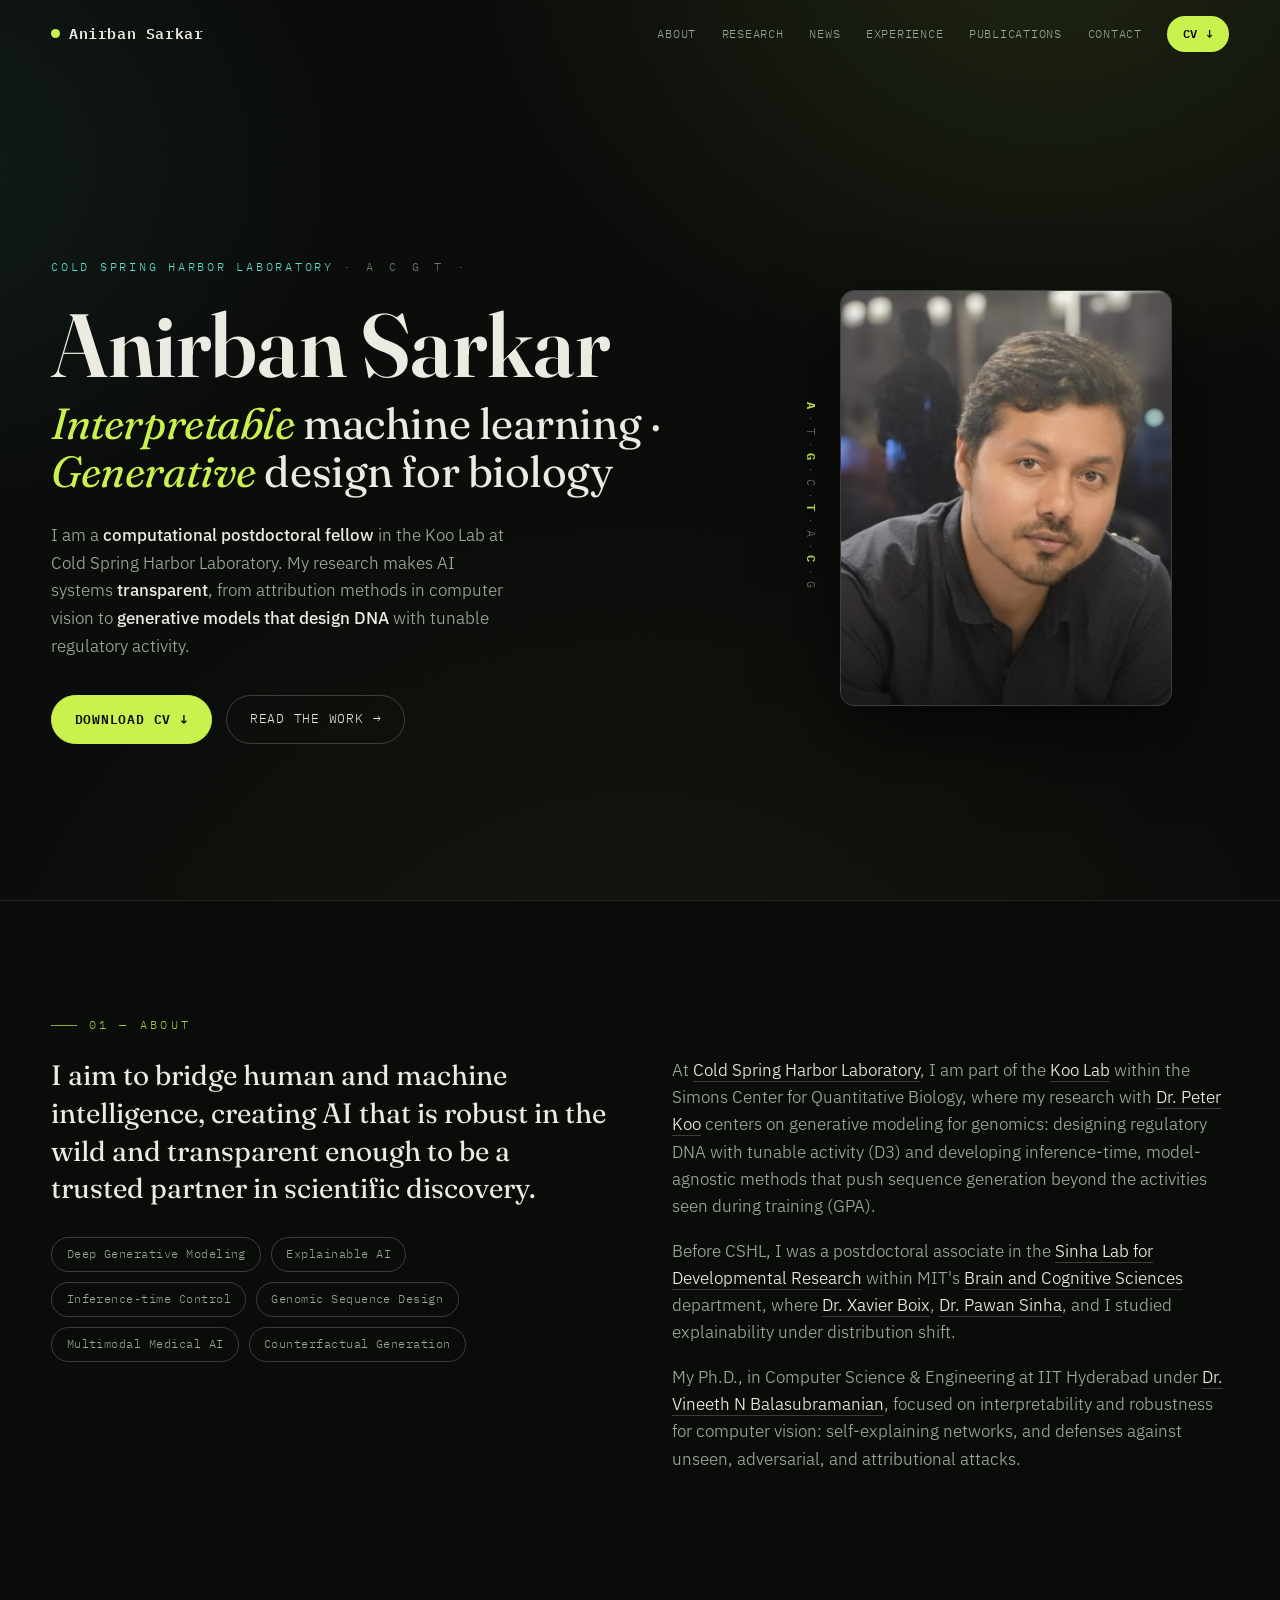
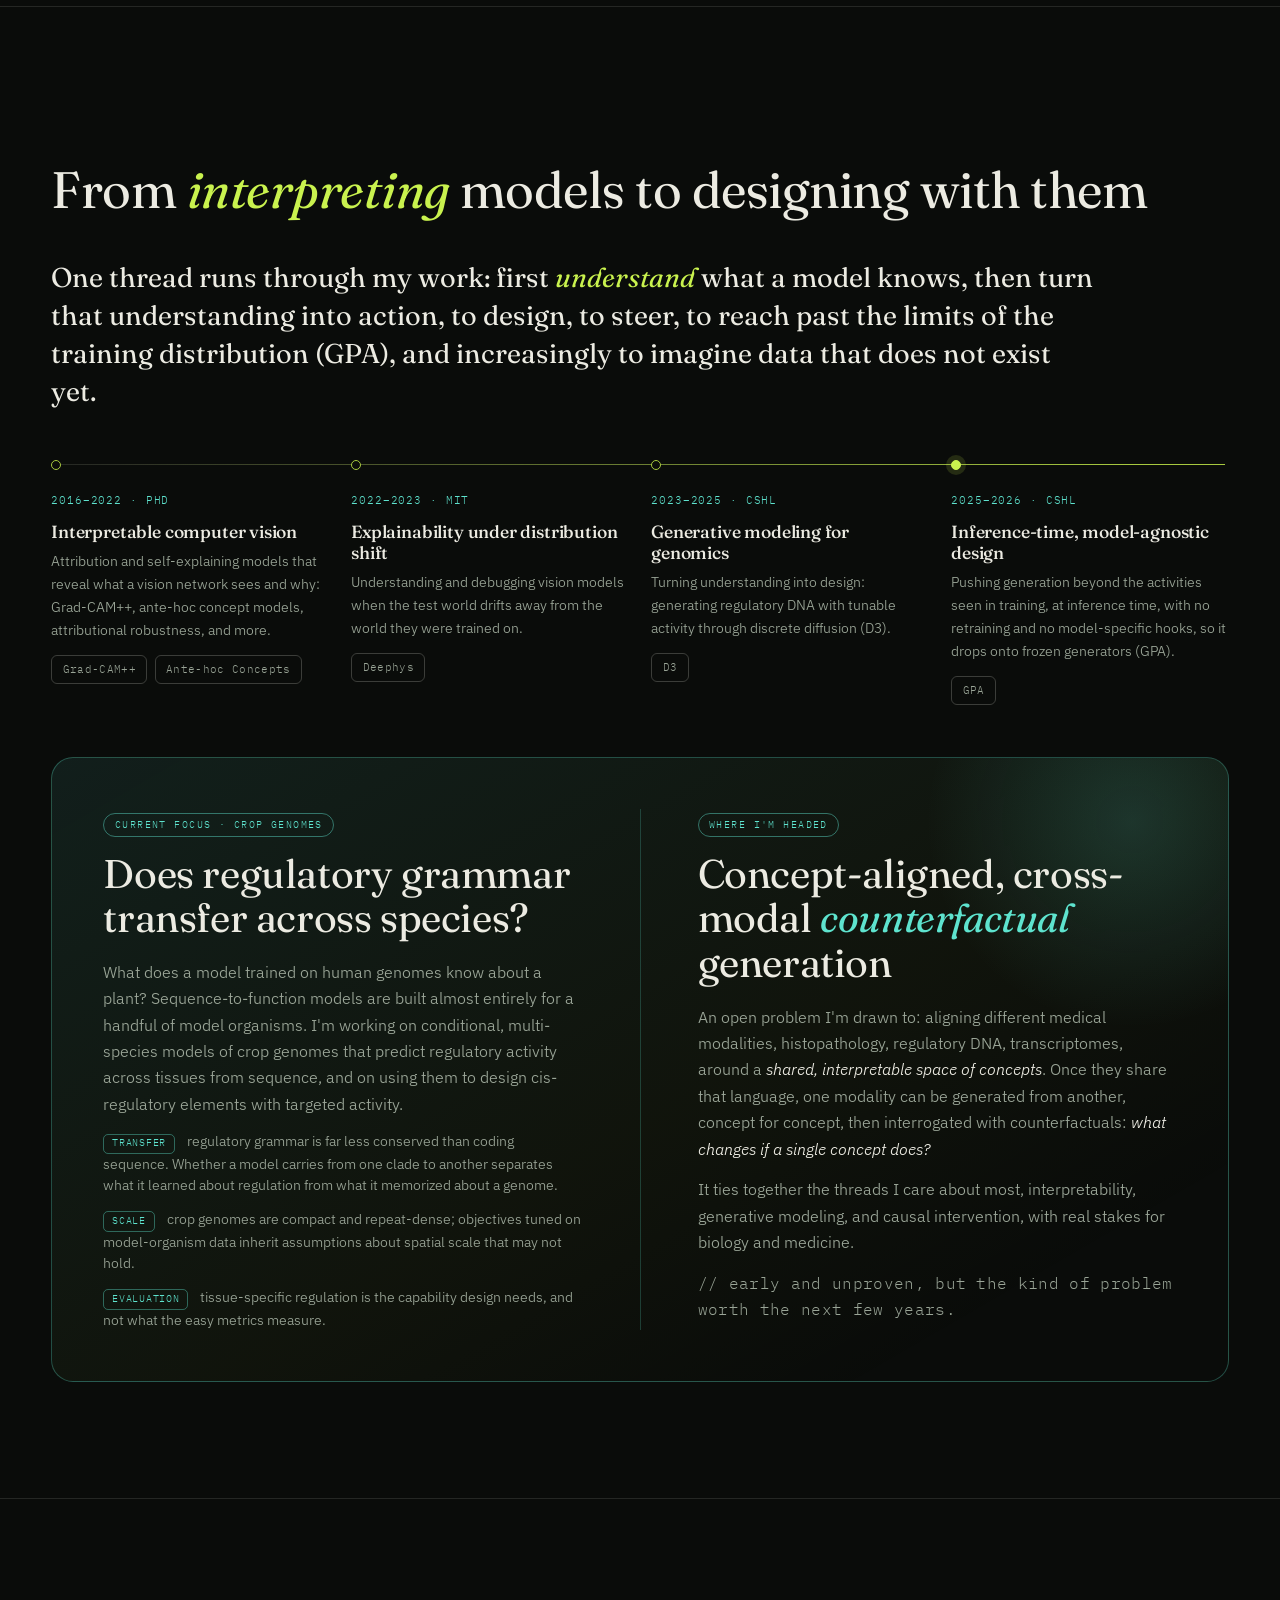
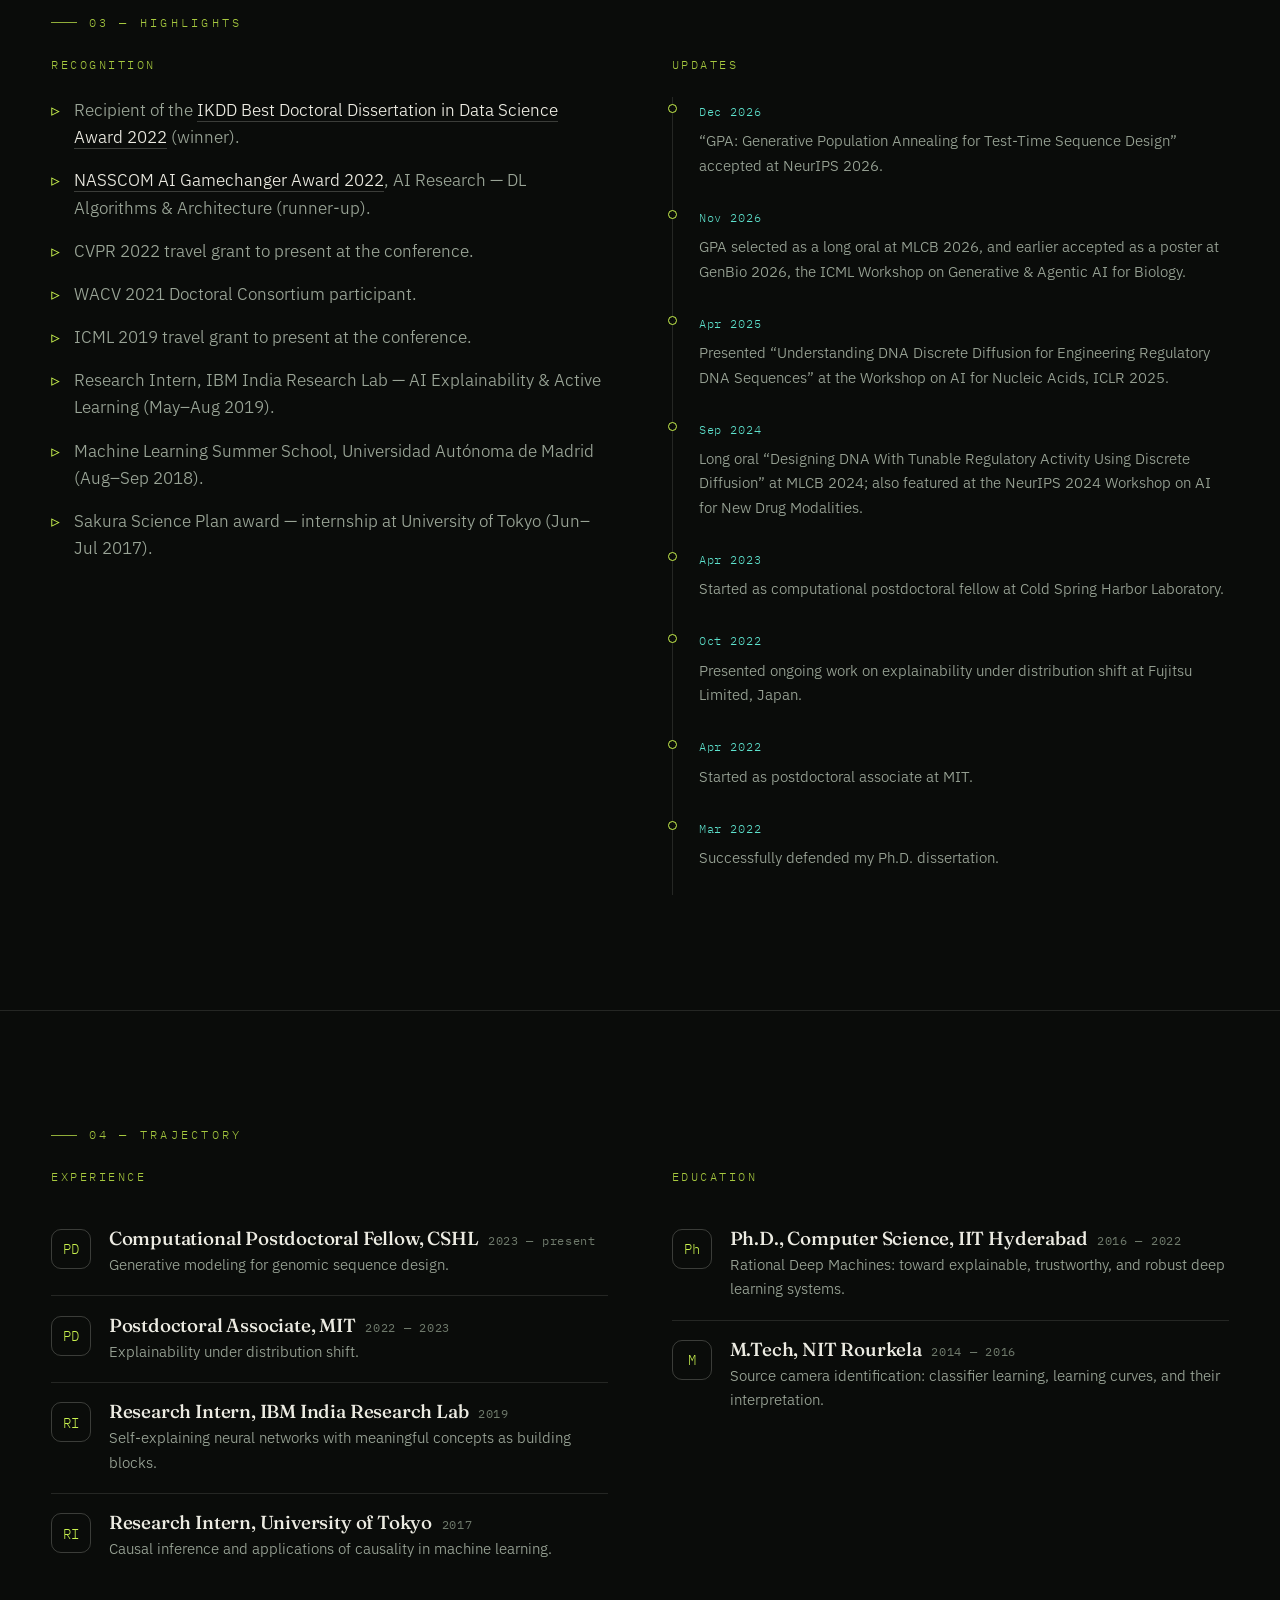
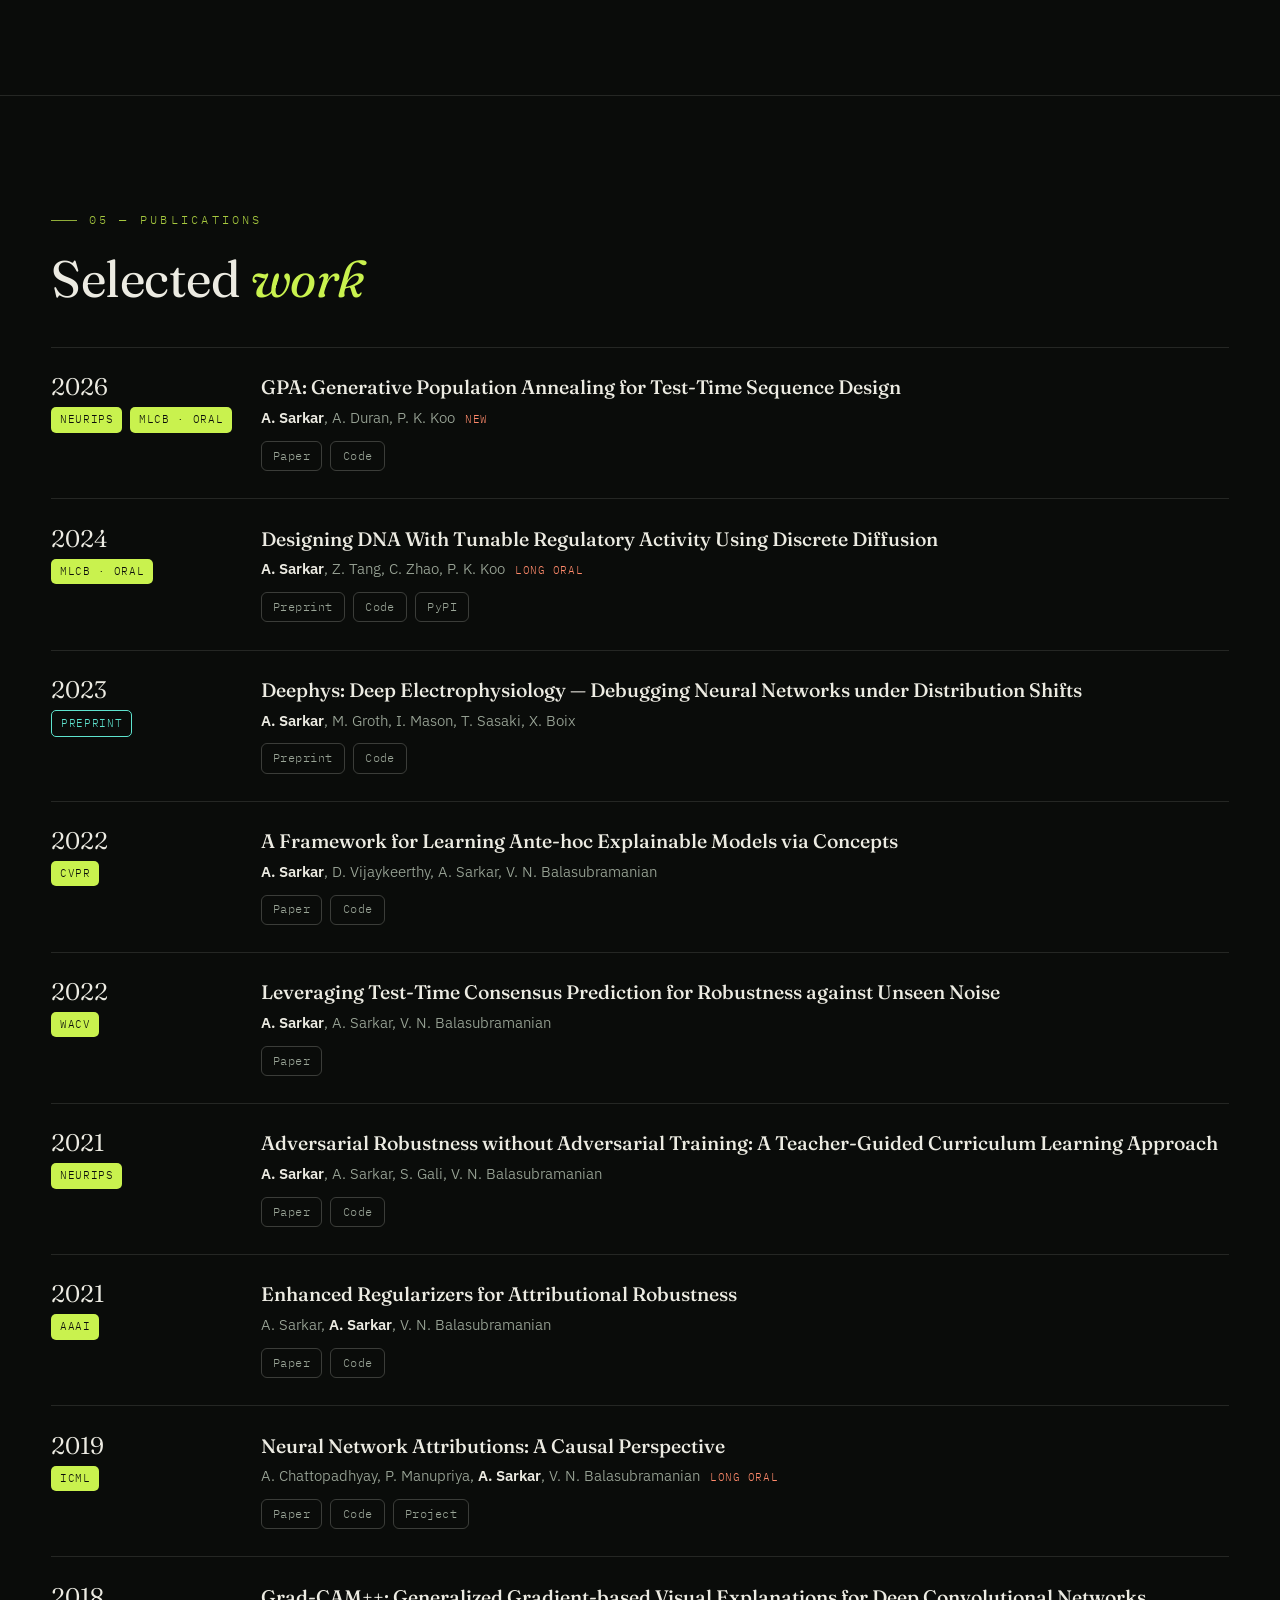
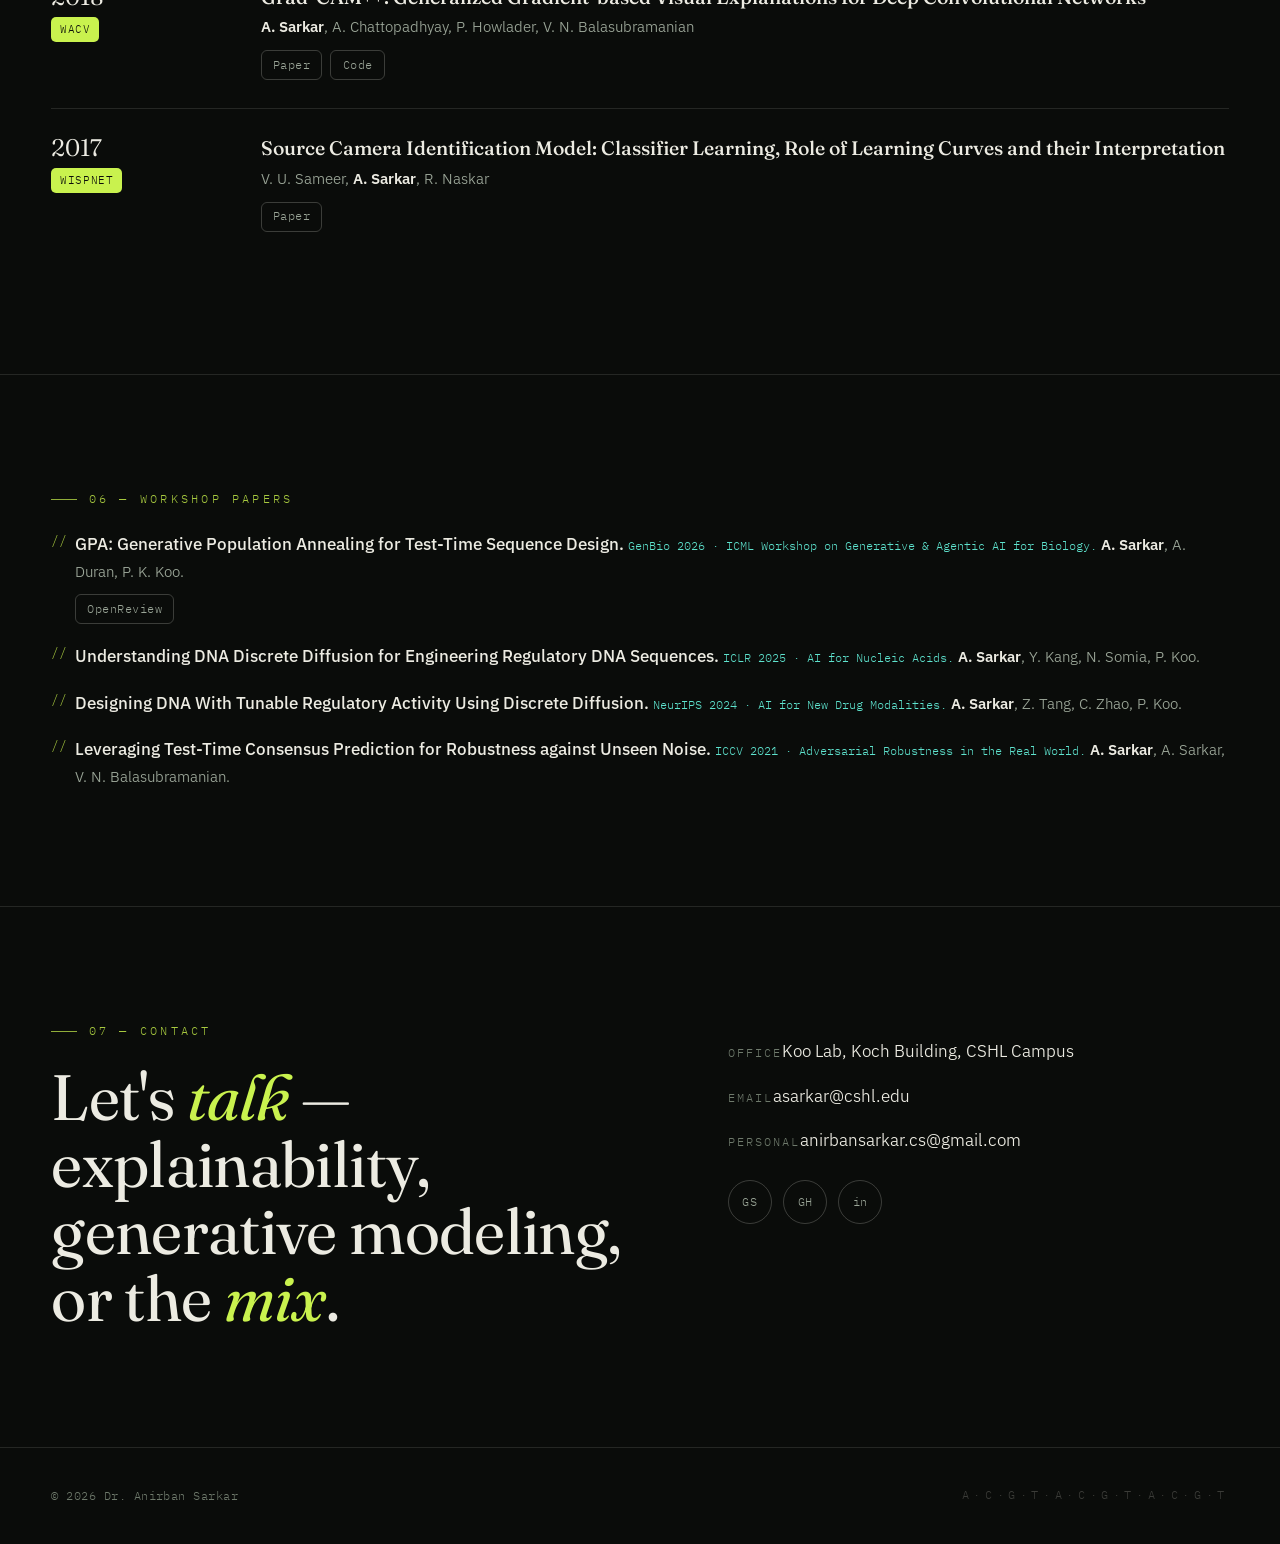
<file: index.html>
<!DOCTYPE html>
<html lang="en">
<head>
<meta charset="UTF-8">
<meta name="viewport" content="width=device-width, initial-scale=1">
<title>Anirban Sarkar — Interpretable ML & Generative Design · CSHL</title>

<meta name="description" content="Anirban Sarkar is a computational postdoctoral fellow at Cold Spring Harbor Laboratory (Koo Lab) working on interpretable deep learning and generative models for genomic sequence design.">
<meta name="keywords" content="Anirban Sarkar, interpretable AI, explainable AI, genomics, deep learning, discrete diffusion, DNA sequence design, Cold Spring Harbor Laboratory, Koo Lab">
<meta name="author" content="Anirban Sarkar">

<!-- Open Graph / social cards -->
<meta property="og:type" content="website">
<meta property="og:title" content="Anirban Sarkar — Interpretable ML & Generative Design">
<meta property="og:description" content="Computational postdoctoral fellow at Cold Spring Harbor Laboratory. Interpretable deep learning and generative models for genomic sequence design.">
<meta property="og:image" content="https://anirbansarkar-cs.github.io/images/headshot.jpg">
<meta property="og:url" content="https://anirbansarkar-cs.github.io/">
<meta name="twitter:card" content="summary_large_image">

<link rel="icon" href="data:image/svg+xml,%3Csvg xmlns='http://www.w3.org/2000/svg' viewBox='0 0 32 32'%3E%3Crect width='32' height='32' rx='7' fill='%230a0c0a'/%3E%3Ctext x='16' y='22' font-family='monospace' font-size='15' font-weight='700' fill='%23c9f24e' text-anchor='middle'%3EAS%3C/text%3E%3C/svg%3E">

<link rel="preconnect" href="https://fonts.googleapis.com">
<link rel="preconnect" href="https://fonts.gstatic.com" crossorigin>
<link href="https://fonts.googleapis.com/css2?family=Fraunces:ital,opsz,wght@0,9..144,400;0,9..144,500;1,9..144,400&family=IBM+Plex+Mono:wght@400;500;600&family=IBM+Plex+Sans:wght@300;400;500;600&display=swap" rel="stylesheet">

<script>document.documentElement.classList.add('js');</script>
<link rel="stylesheet" href="css/site.css?v=20261002b">

<!-- Structured data for search / Scholar -->
<script type="application/ld+json">
{
  "@context": "https://schema.org",
  "@type": "Person",
  "name": "Anirban Sarkar",
  "jobTitle": "Computational Postdoctoral Fellow",
  "affiliation": { "@type": "Organization", "name": "Cold Spring Harbor Laboratory" },
  "url": "https://anirbansarkar-cs.github.io/",
  "email": "mailto:asarkar@cshl.edu",
  "sameAs": [
    "https://scholar.google.com/citations?user=YYIjsG4AAAAJ",
    "https://github.com/anirbansarkar-cs",
    "https://www.linkedin.com/in/anirbanmca2007"
  ]
}
</script>
</head>

<body>

<!-- ===================================================== NAV -->
<nav class="nav" id="nav">
  <a href="#home" class="brand"><span class="dot"></span>Anirban&nbsp;Sarkar</a>
  <button class="nav-toggle" id="navToggle" aria-label="Toggle menu">MENU</button>
  <div class="nav-links" id="navLinks">
    <a href="#about">About</a>
    <a href="#research">Research</a>
    <a href="#feed">News</a>
    <a href="#experience">Experience</a>
    <a href="#publications">Publications</a>
    <a href="#contact">Contact</a>
    <a href="assets/CV_Anirban_Sarkar.pdf?v=20260826" class="cv" target="_blank" rel="noopener">CV ↓</a>
  </div>
</nav>

<!-- ===================================================== HERO -->
<header id="home" class="hero">
  <div class="wrap hero-grid">
    <div>
      <span class="tag reveal">Cold Spring Harbor Laboratory <span class="seq">· A C G T ·</span></span>
      <h1 class="reveal" data-d="1">
        <span class="name">Anirban Sarkar</span>
        <em>Interpretable</em> machine learning · <em>Generative</em> design for biology
      </h1>
      <p class="lead reveal" data-d="2">
        I am a <strong>computational postdoctoral fellow</strong> in the Koo Lab at Cold Spring
        Harbor Laboratory. My research makes AI systems <strong>transparent</strong>, from
        attribution methods in computer vision to <strong>generative models that design DNA</strong>
        with tunable regulatory activity.
      </p>
      <div class="hero-cta reveal" data-d="3">
        <a href="assets/CV_Anirban_Sarkar.pdf?v=20260826" class="btn btn-primary" target="_blank" rel="noopener">Download CV ↓</a>
        <a href="#publications" class="btn btn-ghost">Read the work →</a>
      </div>
    </div>
    <div class="portrait-wrap reveal" data-d="2">
      <span class="helix"><b>A</b>·T·<b>G</b>·C·<b>T</b>·A·<b>C</b>·G</span>
      <div class="portrait">
        <span class="portrait-frame"></span>
        <img src="images/headshot.jpg" alt="Portrait of Anirban Sarkar">
      </div>
    </div>
  </div>
</header>

<!-- ===================================================== ABOUT -->
<section id="about" class="divider">
  <div class="wrap">
    <p class="eyebrow reveal">01 — About</p>
    <div class="about-grid">
      <div class="reveal" data-d="1">
        <p class="about-lead">
          I aim to bridge human and machine intelligence, creating AI that is robust in the wild
          and transparent enough to be a trusted partner in scientific discovery.
        </p>
        <div class="interests">
          <span class="chip">Deep Generative Modeling</span>
          <span class="chip">Explainable AI</span>
          <span class="chip">Inference-time Control</span>
          <span class="chip">Genomic Sequence Design</span>
          <span class="chip">Multimodal Medical AI</span>
          <span class="chip">Counterfactual Generation</span>
        </div>
      </div>
      <div class="about-body reveal" data-d="2">
        <p>
          At <a href="https://www.cshl.edu/">Cold Spring Harbor Laboratory</a>, I am part of the
          <a href="http://koolab.cshl.edu/">Koo Lab</a> within the Simons Center for Quantitative
          Biology, where my research with <a href="https://www.cshl.edu/research/faculty-staff/peter-koo/">Dr. Peter Koo</a>
          centers on generative modeling for genomics: designing regulatory DNA with tunable activity
          (D3) and developing inference-time, model-agnostic methods that push sequence generation
          beyond the activities seen during training (GPA).
        </p>
        <p>
          Before CSHL, I was a postdoctoral associate in the <a href="https://www.sinhalab.mit.edu/">Sinha Lab
          for Developmental Research</a> within MIT's <a href="https://bcs.mit.edu/">Brain and Cognitive
          Sciences</a> department, where <a href="http://web.mit.edu/xboix/www/index.html">Dr. Xavier Boix</a>,
          <a href="https://bcs.mit.edu/directory/pawan-sinha">Dr. Pawan Sinha</a>, and I studied
          explainability under distribution shift.
        </p>
        <p>
          My Ph.D., in Computer Science &amp; Engineering at IIT Hyderabad under
          <a href="https://people.iith.ac.in/vineethnb/">Dr. Vineeth N Balasubramanian</a>, focused on
          interpretability and robustness for computer vision: self-explaining networks, and defenses
          against unseen, adversarial, and attributional attacks.
        </p>
      </div>
    </div>
  </div>
</section>

<!-- ===================================================== RESEARCH -->
<section id="research" class="divider">
  <div class="wrap">
    <p class="eyebrow reveal">02 — Research</p>
    <h2 class="sec-title reveal">From <em>interpreting</em> models to designing with them</h2>
    <p class="research-intro reveal" data-d="1">
      One thread runs through my work: first <em>understand</em> what a model knows, then turn that
      understanding into action, to design, to steer, to reach past the limits of the training
      distribution (GPA), and increasingly to imagine data that does not exist yet.
    </p>

    <ol class="journey reveal" data-d="2">
      <li class="step">
        <span class="step-when">2016–2022 · PhD</span>
        <h3>Interpretable computer vision</h3>
        <p>Attribution and self-explaining models that reveal what a vision network sees and why:
          Grad-CAM++, ante-hoc concept models, attributional robustness, and more.</p>
        <div class="rlinks">
          <a href="https://ieeexplore.ieee.org/abstract/document/8354201/" target="_blank" rel="noopener">Grad-CAM++</a>
          <a href="https://openaccess.thecvf.com/content/CVPR2022/html/Sarkar_A_Framework_for_Learning_Ante-Hoc_Explainable_Models_via_Concepts_CVPR_2022_paper.html" target="_blank" rel="noopener">Ante-hoc Concepts</a>
        </div>
      </li>
      <li class="step">
        <span class="step-when">2022–2023 · MIT</span>
        <h3>Explainability under distribution shift</h3>
        <p>Understanding and debugging vision models when the test world drifts away from the
          world they were trained on.</p>
        <div class="rlinks">
          <a href="https://arxiv.org/abs/2303.11912" target="_blank" rel="noopener">Deephys</a>
        </div>
      </li>
      <li class="step">
        <span class="step-when">2023–2025 · CSHL</span>
        <h3>Generative modeling for genomics</h3>
        <p>Turning understanding into design: generating regulatory DNA with tunable activity
          through discrete diffusion (D3).</p>
        <div class="rlinks">
          <a href="https://www.biorxiv.org/content/10.1101/2024.05.23.595630v3" target="_blank" rel="noopener">D3</a>
        </div>
      </li>
      <li class="step step-current">
        <span class="step-when">2025–2026 · CSHL</span>
        <h3>Inference-time, model-agnostic design</h3>
        <p>Pushing generation beyond the activities seen in training, at inference time, with no
          retraining and no model-specific hooks, so it drops onto frozen generators (GPA).</p>
        <div class="rlinks">
          <a href="https://openreview.net/forum?id=WKYqn2amHI" target="_blank" rel="noopener">GPA</a>
        </div>
      </li>
    </ol>

    <div class="vision reveal" data-d="2">
      <aside class="vision-side">
        <span class="side-label">Current focus · Crop genomes</span>
        <h4>Does regulatory grammar transfer across species?</h4>
        <p>What does a model trained on human genomes know about a plant? Sequence-to-function models
          are built almost entirely for a handful of model organisms. I'm working on conditional, multi-species
          models of crop genomes that predict regulatory activity across tissues from sequence, and on
          using them to design cis-regulatory elements with targeted activity.</p>
        <ul class="side-list">
          <li><span>Transfer</span> regulatory grammar is far less conserved than coding sequence.
            Whether a model carries from one clade to another separates what it learned about
            regulation from what it memorized about a genome.</li>
          <li><span>Scale</span> crop genomes are compact and repeat-dense; objectives tuned on
            model-organism data inherit assumptions about spatial scale that may not hold.</li>
          <li><span>Evaluation</span> tissue-specific regulation is the capability design needs, and
            not what the easy metrics measure.</li>
        </ul>
      </aside>
      <div class="vision-main">
        <span class="emerging">Where I'm headed</span>
        <h3>Concept-aligned, cross-modal <em>counterfactual</em> generation</h3>
        <p>An open problem I'm drawn to: aligning different medical modalities, histopathology,
          regulatory DNA, transcriptomes, around a <em>shared, interpretable space of concepts</em>.
          Once they share that language, one modality can be generated from another, concept for
          concept, then interrogated with counterfactuals: <em>what changes if a single concept does?</em></p>
        <p>It ties together the threads I care about most, interpretability, generative modeling,
          and causal intervention, with real stakes for biology and medicine.</p>
        <p class="vision-note">// early and unproven, but the kind of problem worth the next few years.</p>
      </div>
    </div>
  </div>
</section>

<!-- ===================================================== NEWS + UPDATES -->
<section id="feed" class="divider">
  <div class="wrap">
    <p class="eyebrow reveal">03 — Highlights</p>
    <div class="feed-grid">
      <div class="reveal" data-d="1">
        <p class="card-h">Recognition</p>
        <ul class="news-list">
          <li>Recipient of the <a href="https://ikdd.acm.org/awards-2022.php">IKDD Best Doctoral Dissertation in Data Science Award 2022</a> (winner).</li>
          <li><a href="https://nasscom.in/ai-gamechangers/">NASSCOM AI Gamechanger Award 2022</a>, AI Research — DL Algorithms &amp; Architecture (runner-up).</li>
          <li>CVPR 2022 travel grant to present at the conference.</li>
          <li>WACV 2021 Doctoral Consortium participant.</li>
          <li>ICML 2019 travel grant to present at the conference.</li>
          <li>Research Intern, IBM India Research Lab — AI Explainability &amp; Active Learning (May–Aug 2019).</li>
          <li>Machine Learning Summer School, Universidad Autónoma de Madrid (Aug–Sep 2018).</li>
          <li>Sakura Science Plan award — internship at University of Tokyo (Jun–Jul 2017).</li>
        </ul>
      </div>
      <div class="reveal" data-d="2">
        <p class="card-h">Updates</p>
        <ul class="timeline">
          <li><span class="when">Dec 2026</span><p>“GPA: Generative Population Annealing for Test-Time Sequence Design” accepted at NeurIPS 2026.</p></li>
          <li><span class="when">Nov 2026</span><p>GPA selected as a long oral at MLCB 2026, and earlier accepted as a poster at GenBio 2026, the ICML Workshop on Generative &amp; Agentic AI for Biology.</p></li>
          <li><span class="when">Apr 2025</span><p>Presented “Understanding DNA Discrete Diffusion for Engineering Regulatory DNA Sequences” at the Workshop on AI for Nucleic Acids, ICLR 2025.</p></li>
          <li><span class="when">Sep 2024</span><p>Long oral “Designing DNA With Tunable Regulatory Activity Using Discrete Diffusion” at MLCB 2024; also featured at the NeurIPS 2024 Workshop on AI for New Drug Modalities.</p></li>
          <li><span class="when">Apr 2023</span><p>Started as computational postdoctoral fellow at Cold Spring Harbor Laboratory.</p></li>
          <li><span class="when">Oct 2022</span><p>Presented ongoing work on explainability under distribution shift at Fujitsu Limited, Japan.</p></li>
          <li><span class="when">Apr 2022</span><p>Started as postdoctoral associate at MIT.</p></li>
          <li><span class="when">Mar 2022</span><p>Successfully defended my Ph.D. dissertation.</p></li>
        </ul>
      </div>
    </div>
  </div>
</section>

<!-- ===================================================== EXPERIENCE + EDUCATION -->
<section id="experience" class="divider">
  <div class="wrap">
    <p class="eyebrow reveal">04 — Trajectory</p>
    <div class="xp-grid">
      <div class="reveal" data-d="1">
        <p class="card-h">Experience</p>
        <div class="role"><div class="ico">PD</div><div>
          <h3>Computational Postdoctoral Fellow, CSHL <span>2023 — present</span></h3>
          <p>Generative modeling for genomic sequence design.</p></div></div>
        <div class="role"><div class="ico">PD</div><div>
          <h3>Postdoctoral Associate, MIT <span>2022 — 2023</span></h3>
          <p>Explainability under distribution shift.</p></div></div>
        <div class="role"><div class="ico">RI</div><div>
          <h3>Research Intern, IBM India Research Lab <span>2019</span></h3>
          <p>Self-explaining neural networks with meaningful concepts as building blocks.</p></div></div>
        <div class="role"><div class="ico">RI</div><div>
          <h3>Research Intern, University of Tokyo <span>2017</span></h3>
          <p>Causal inference and applications of causality in machine learning.</p></div></div>
      </div>
      <div class="reveal" data-d="2">
        <p class="card-h">Education</p>
        <div class="role"><div class="ico">Ph</div><div>
          <h3>Ph.D., Computer Science, IIT Hyderabad <span>2016 — 2022</span></h3>
          <p>Rational Deep Machines: toward explainable, trustworthy, and robust deep learning systems.</p></div></div>
        <div class="role"><div class="ico">M</div><div>
          <h3>M.Tech, NIT Rourkela <span>2014 — 2016</span></h3>
          <p>Source camera identification: classifier learning, learning curves, and their interpretation.</p></div></div>
      </div>
    </div>
  </div>
</section>

<!-- ===================================================== PUBLICATIONS -->
<section id="publications" class="divider">
  <div class="wrap">
    <p class="eyebrow reveal">05 — Publications</p>
    <h2 class="sec-title reveal">Selected <em>work</em></h2>
    <ul class="pub-list">

      <li class="pub reveal">
        <div class="pub-meta"><span class="pub-year">2026</span><span class="venue-row"><span class="venue">NeurIPS</span><span class="venue">MLCB · Oral</span></span></div>
        <div>
          <p class="pub-title">GPA: Generative Population Annealing for Test-Time Sequence Design</p>
          <p class="pub-authors"><span class="me">A. Sarkar</span>, A. Duran, P. K. Koo <span class="pub-tag">new</span></p>
          <div class="pub-links">
            <a href="https://openreview.net/forum?id=WKYqn2amHI" target="_blank" rel="noopener">Paper</a>
            <a href="https://github.com/anirbansarkar-cs/gpa-paper-release" target="_blank" rel="noopener">Code</a>
          </div>
        </div>
      </li>

      <li class="pub reveal">
        <div class="pub-meta"><span class="pub-year">2024</span><span class="venue">MLCB · Oral</span></div>
        <div>
          <p class="pub-title">Designing DNA With Tunable Regulatory Activity Using Discrete Diffusion</p>
          <p class="pub-authors"><span class="me">A. Sarkar</span>, Z. Tang, C. Zhao, P. K. Koo <span class="pub-tag">long oral</span></p>
          <div class="pub-links">
            <a href="https://www.biorxiv.org/content/10.1101/2024.05.23.595630v3" target="_blank" rel="noopener">Preprint</a>
            <a href="https://github.com/anirbansarkar-cs/D3-DNA-Discrete-Diffusion" target="_blank" rel="noopener">Code</a>
            <a href="https://pypi.org/project/d3-dna/" target="_blank" rel="noopener">PyPI</a>
          </div>
        </div>
      </li>

      <li class="pub reveal">
        <div class="pub-meta"><span class="pub-year">2023</span><span class="venue alt">Preprint</span></div>
        <div>
          <p class="pub-title">Deephys: Deep Electrophysiology — Debugging Neural Networks under Distribution Shifts</p>
          <p class="pub-authors"><span class="me">A. Sarkar</span>, M. Groth, I. Mason, T. Sasaki, X. Boix</p>
          <div class="pub-links">
            <a href="https://arxiv.org/abs/2303.11912" target="_blank" rel="noopener">Preprint</a>
            <a href="https://github.com/mjgroth/deephys-aio" target="_blank" rel="noopener">Code</a>
          </div>
        </div>
      </li>

      <li class="pub reveal">
        <div class="pub-meta"><span class="pub-year">2022</span><span class="venue">CVPR</span></div>
        <div>
          <p class="pub-title">A Framework for Learning Ante-hoc Explainable Models via Concepts</p>
          <p class="pub-authors"><span class="me">A. Sarkar</span>, D. Vijaykeerthy, A. Sarkar, V. N. Balasubramanian</p>
          <div class="pub-links">
            <a href="https://openaccess.thecvf.com/content/CVPR2022/html/Sarkar_A_Framework_for_Learning_Ante-Hoc_Explainable_Models_via_Concepts_CVPR_2022_paper.html" target="_blank" rel="noopener">Paper</a>
            <a href="https://github.com/anirbansarkar-cs/Ante-hoc_Explainability_Concepts" target="_blank" rel="noopener">Code</a>
          </div>
        </div>
      </li>

      <li class="pub reveal">
        <div class="pub-meta"><span class="pub-year">2022</span><span class="venue">WACV</span></div>
        <div>
          <p class="pub-title">Leveraging Test-Time Consensus Prediction for Robustness against Unseen Noise</p>
          <p class="pub-authors"><span class="me">A. Sarkar</span>, A. Sarkar, V. N. Balasubramanian</p>
          <div class="pub-links">
            <a href="https://openaccess.thecvf.com/content/WACV2022/html/Sarkar_Leveraging_Test-Time_Consensus_Prediction_for_Robustness_Against_Unseen_Noise_WACV_2022_paper.html" target="_blank" rel="noopener">Paper</a>
          </div>
        </div>
      </li>

      <li class="pub reveal">
        <div class="pub-meta"><span class="pub-year">2021</span><span class="venue">NeurIPS</span></div>
        <div>
          <p class="pub-title">Adversarial Robustness without Adversarial Training: A Teacher-Guided Curriculum Learning Approach</p>
          <p class="pub-authors"><span class="me">A. Sarkar</span>, A. Sarkar, S. Gali, V. N. Balasubramanian</p>
          <div class="pub-links">
            <a href="https://proceedings.neurips.cc/paper/2021/hash/6a971e08a01e6676d0f1a6e0dacbbd67-Abstract.html" target="_blank" rel="noopener">Paper</a>
            <a href="https://github.com/sowgali/Get-Fooled-for-the-Right-Reason" target="_blank" rel="noopener">Code</a>
          </div>
        </div>
      </li>

      <li class="pub reveal">
        <div class="pub-meta"><span class="pub-year">2021</span><span class="venue">AAAI</span></div>
        <div>
          <p class="pub-title">Enhanced Regularizers for Attributional Robustness</p>
          <p class="pub-authors">A. Sarkar, <span class="me">A. Sarkar</span>, V. N. Balasubramanian</p>
          <div class="pub-links">
            <a href="https://ojs.aaai.org/index.php/AAAI/article/view/16355" target="_blank" rel="noopener">Paper</a>
            <a href="https://github.com/anirbansarkar-cs/Enhanced_regularizers_attributional_robustness" target="_blank" rel="noopener">Code</a>
          </div>
        </div>
      </li>

      <li class="pub reveal">
        <div class="pub-meta"><span class="pub-year">2019</span><span class="venue">ICML</span></div>
        <div>
          <p class="pub-title">Neural Network Attributions: A Causal Perspective</p>
          <p class="pub-authors">A. Chattopadhyay, P. Manupriya, <span class="me">A. Sarkar</span>, V. N. Balasubramanian <span class="pub-tag">long oral</span></p>
          <div class="pub-links">
            <a href="https://proceedings.mlr.press/v97/chattopadhyay19a.html" target="_blank" rel="noopener">Paper</a>
            <a href="https://github.com/Piyushi-0/ACE" target="_blank" rel="noopener">Code</a>
            <a href="https://piyushi-0.github.io/ACE/" target="_blank" rel="noopener">Project</a>
          </div>
        </div>
      </li>

      <li class="pub reveal">
        <div class="pub-meta"><span class="pub-year">2018</span><span class="venue">WACV</span></div>
        <div>
          <p class="pub-title">Grad-CAM++: Generalized Gradient-based Visual Explanations for Deep Convolutional Networks</p>
          <p class="pub-authors"><span class="me">A. Sarkar</span>, A. Chattopadhyay, P. Howlader, V. N. Balasubramanian</p>
          <div class="pub-links">
            <a href="https://ieeexplore.ieee.org/abstract/document/8354201/" target="_blank" rel="noopener">Paper</a>
            <a href="https://github.com/anirbansarkar-cs/Grad_CAM_plus_plus" target="_blank" rel="noopener">Code</a>
          </div>
        </div>
      </li>

      <li class="pub reveal">
        <div class="pub-meta"><span class="pub-year">2017</span><span class="venue">WiSPNET</span></div>
        <div>
          <p class="pub-title">Source Camera Identification Model: Classifier Learning, Role of Learning Curves and their Interpretation</p>
          <p class="pub-authors">V. U. Sameer, <span class="me">A. Sarkar</span>, R. Naskar</p>
          <div class="pub-links">
            <a href="https://ieeexplore.ieee.org/abstract/document/8300246/" target="_blank" rel="noopener">Paper</a>
          </div>
        </div>
      </li>

    </ul>
  </div>
</section>

<!-- ===================================================== WORKSHOPS -->
<section id="workshops" class="divider">
  <div class="wrap">
    <p class="eyebrow reveal">06 — Workshop Papers</p>
    <ul class="ws-list reveal" data-d="1">
      <li><span class="t">GPA: Generative Population Annealing for Test-Time Sequence Design.</span>
        <span class="v">GenBio 2026 · ICML Workshop on Generative &amp; Agentic AI for Biology.</span>
        <span class="pub-authors"><span class="me">A. Sarkar</span>, A. Duran, P. K. Koo.</span>
        <span class="pub-links"><a href="https://openreview.net/forum?id=4JTkToC9Ox" target="_blank" rel="noopener">OpenReview</a></span></li>
      <li><span class="t">Understanding DNA Discrete Diffusion for Engineering Regulatory DNA Sequences.</span>
        <span class="v">ICLR 2025 · AI for Nucleic Acids.</span>
        <span class="pub-authors"><span class="me">A. Sarkar</span>, Y. Kang, N. Somia, P. Koo.</span></li>
      <li><span class="t">Designing DNA With Tunable Regulatory Activity Using Discrete Diffusion.</span>
        <span class="v">NeurIPS 2024 · AI for New Drug Modalities.</span>
        <span class="pub-authors"><span class="me">A. Sarkar</span>, Z. Tang, C. Zhao, P. Koo.</span></li>
      <li><span class="t">Leveraging Test-Time Consensus Prediction for Robustness against Unseen Noise.</span>
        <span class="v">ICCV 2021 · Adversarial Robustness in the Real World.</span>
        <span class="pub-authors"><span class="me">A. Sarkar</span>, A. Sarkar, V. N. Balasubramanian.</span></li>
    </ul>
  </div>
</section>

<!-- ===================================================== CONTACT -->
<section id="contact" class="divider">
  <div class="wrap contact-grid">
    <div class="reveal">
      <p class="eyebrow">07 — Contact</p>
      <h2 class="contact-h">Let's <em>talk</em> — explainability,<br>generative modeling, or the <em>mix</em>.</h2>
    </div>
    <div class="reveal" data-d="1">
      <ul class="contact-list">
        <li><span class="k">Office</span><span class="v">Koo Lab, Koch Building, CSHL Campus</span></li>
        <li><span class="k">Email</span><span class="v"><a href="mailto:asarkar@cshl.edu">asarkar@cshl.edu</a></span></li>
        <li><span class="k">Personal</span><span class="v"><a href="mailto:anirbansarkar.cs@gmail.com">anirbansarkar.cs@gmail.com</a></span></li>
      </ul>
      <div class="socials">
        <a href="https://scholar.google.com/citations?user=YYIjsG4AAAAJ" target="_blank" rel="noopener" title="Google Scholar">GS</a>
        <a href="https://github.com/anirbansarkar-cs" target="_blank" rel="noopener" title="GitHub">GH</a>
        <a href="https://www.linkedin.com/in/anirbanmca2007" target="_blank" rel="noopener" title="LinkedIn">in</a>
      </div>
    </div>
  </div>
</section>

<!-- ===================================================== FOOTER -->
<footer>
  <span class="c">© 2026 Dr. Anirban Sarkar</span>
  <span class="seq">A·C·G·T·A·C·G·T·A·C·G·T</span>
</footer>

<script>
  // nav background on scroll
  const nav = document.getElementById('nav');
  const onScroll = () => nav.classList.toggle('scrolled', window.scrollY > 24);
  onScroll(); window.addEventListener('scroll', onScroll, { passive: true });

  // mobile menu
  const toggle = document.getElementById('navToggle');
  const links = document.getElementById('navLinks');
  toggle.addEventListener('click', () => links.classList.toggle('open'));
  links.addEventListener('click', e => { if (e.target.tagName === 'A') links.classList.remove('open'); });

  // staggered reveal on scroll
  const io = new IntersectionObserver((entries) => {
    entries.forEach(en => { if (en.isIntersecting) { en.target.classList.add('in'); io.unobserve(en.target); } });
  }, { threshold: 0.12, rootMargin: '0px 0px -8% 0px' });
  document.querySelectorAll('.reveal').forEach(el => io.observe(el));
  // reveal hero immediately
  window.addEventListener('load', () => {
    document.querySelectorAll('.hero .reveal').forEach(el => el.classList.add('in'));
  });
</script>

</body>
</html>
</file>
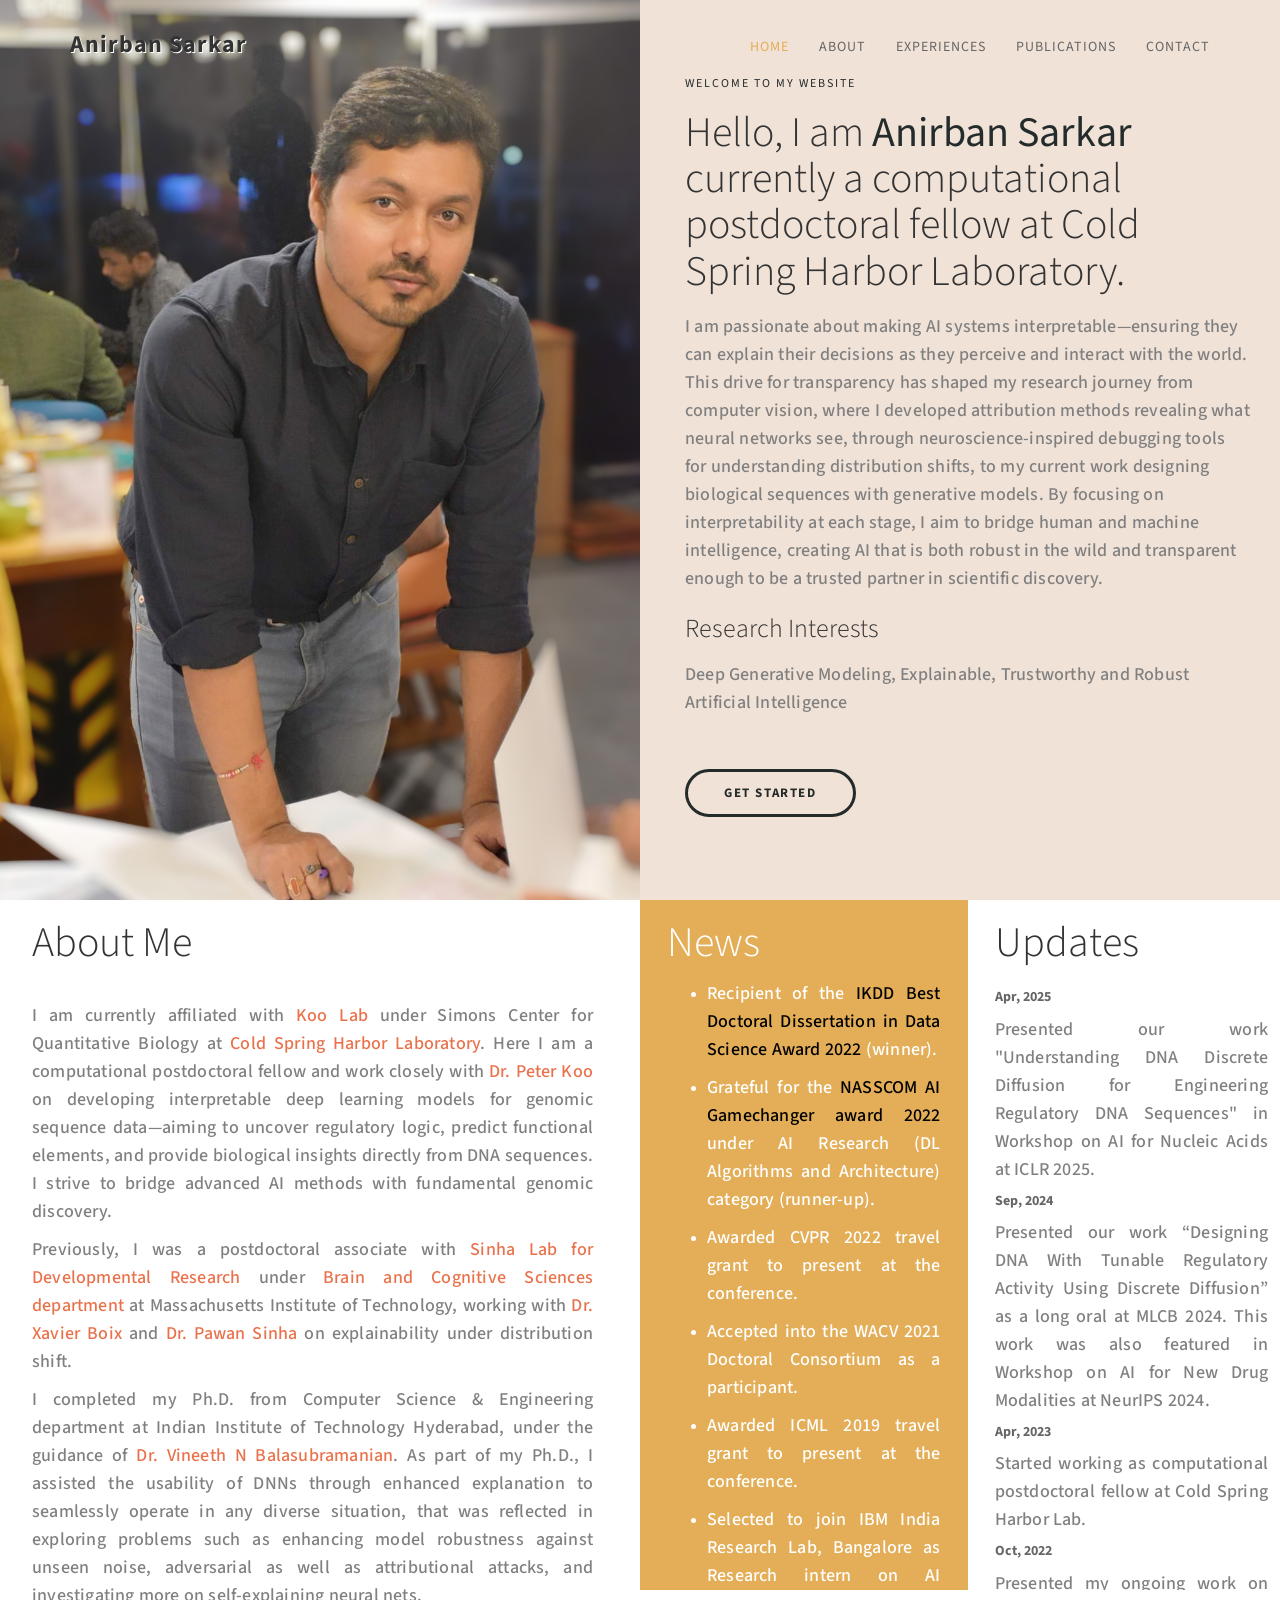
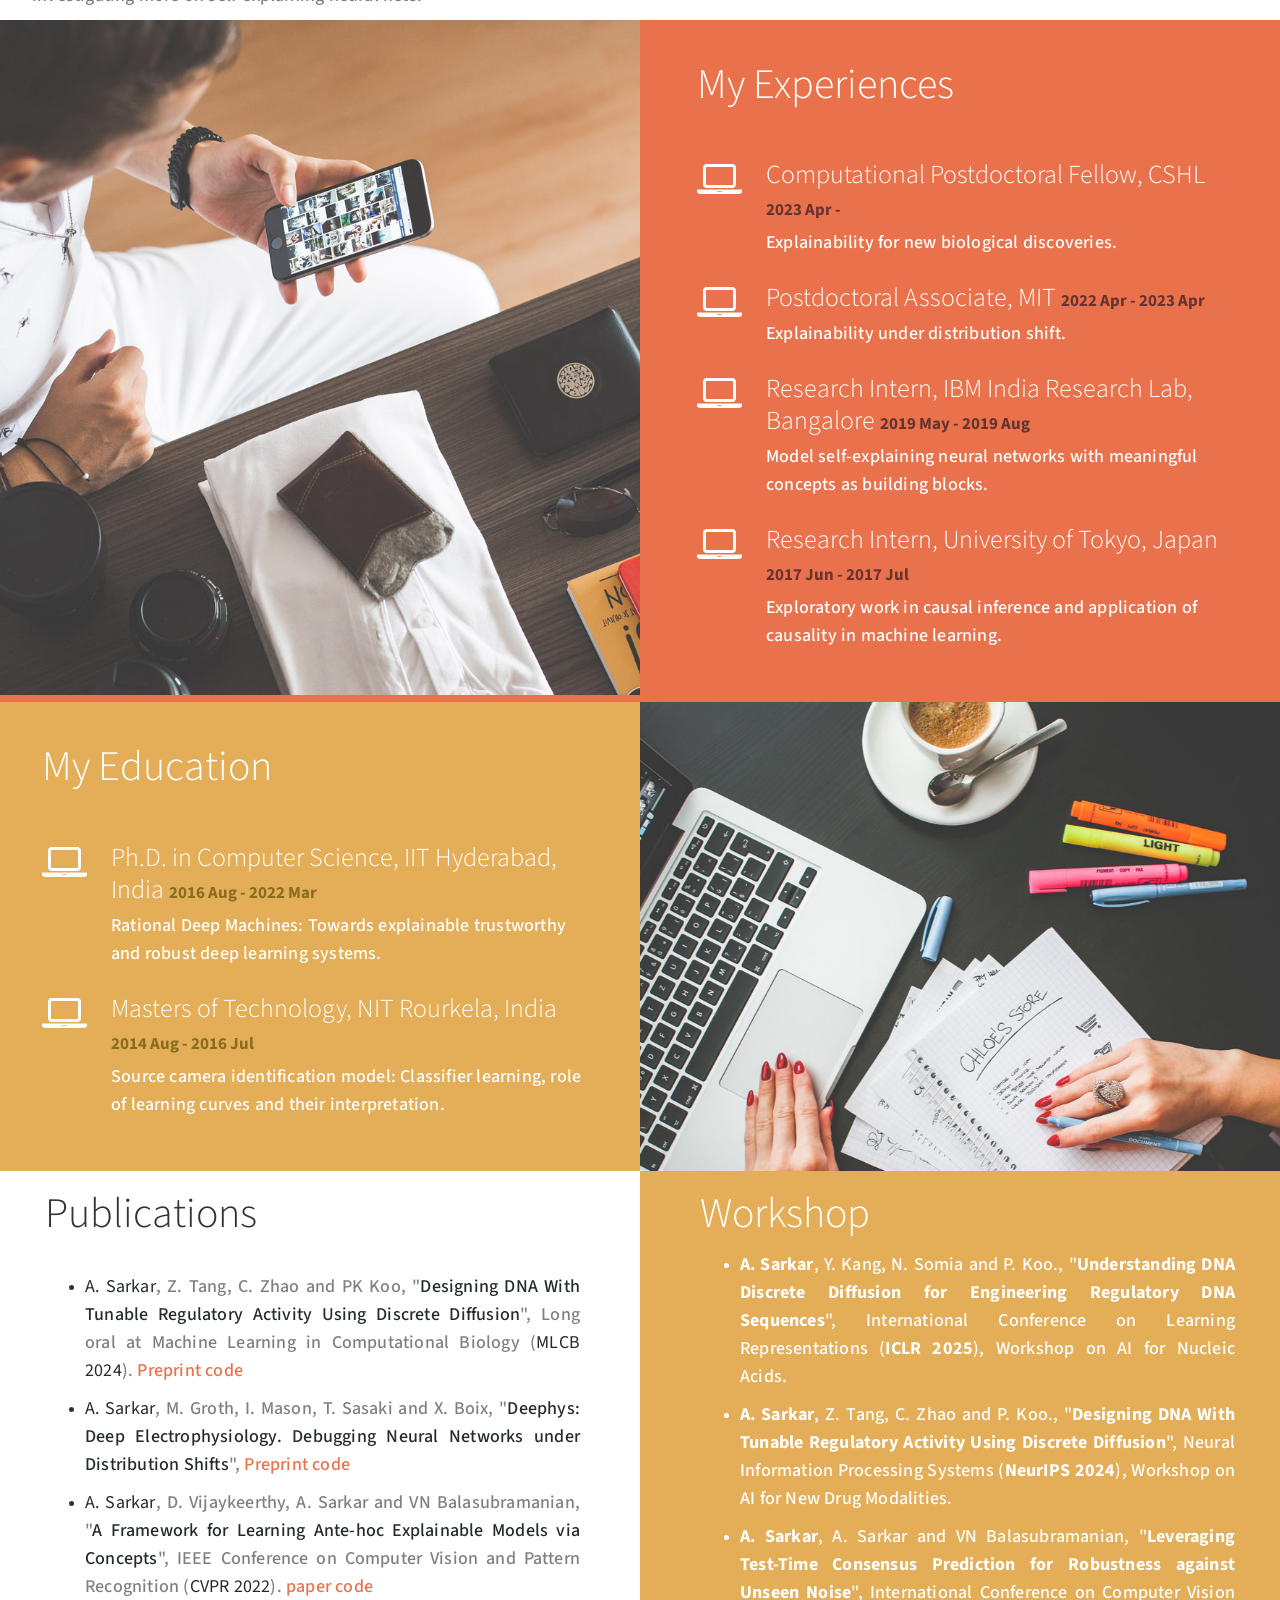
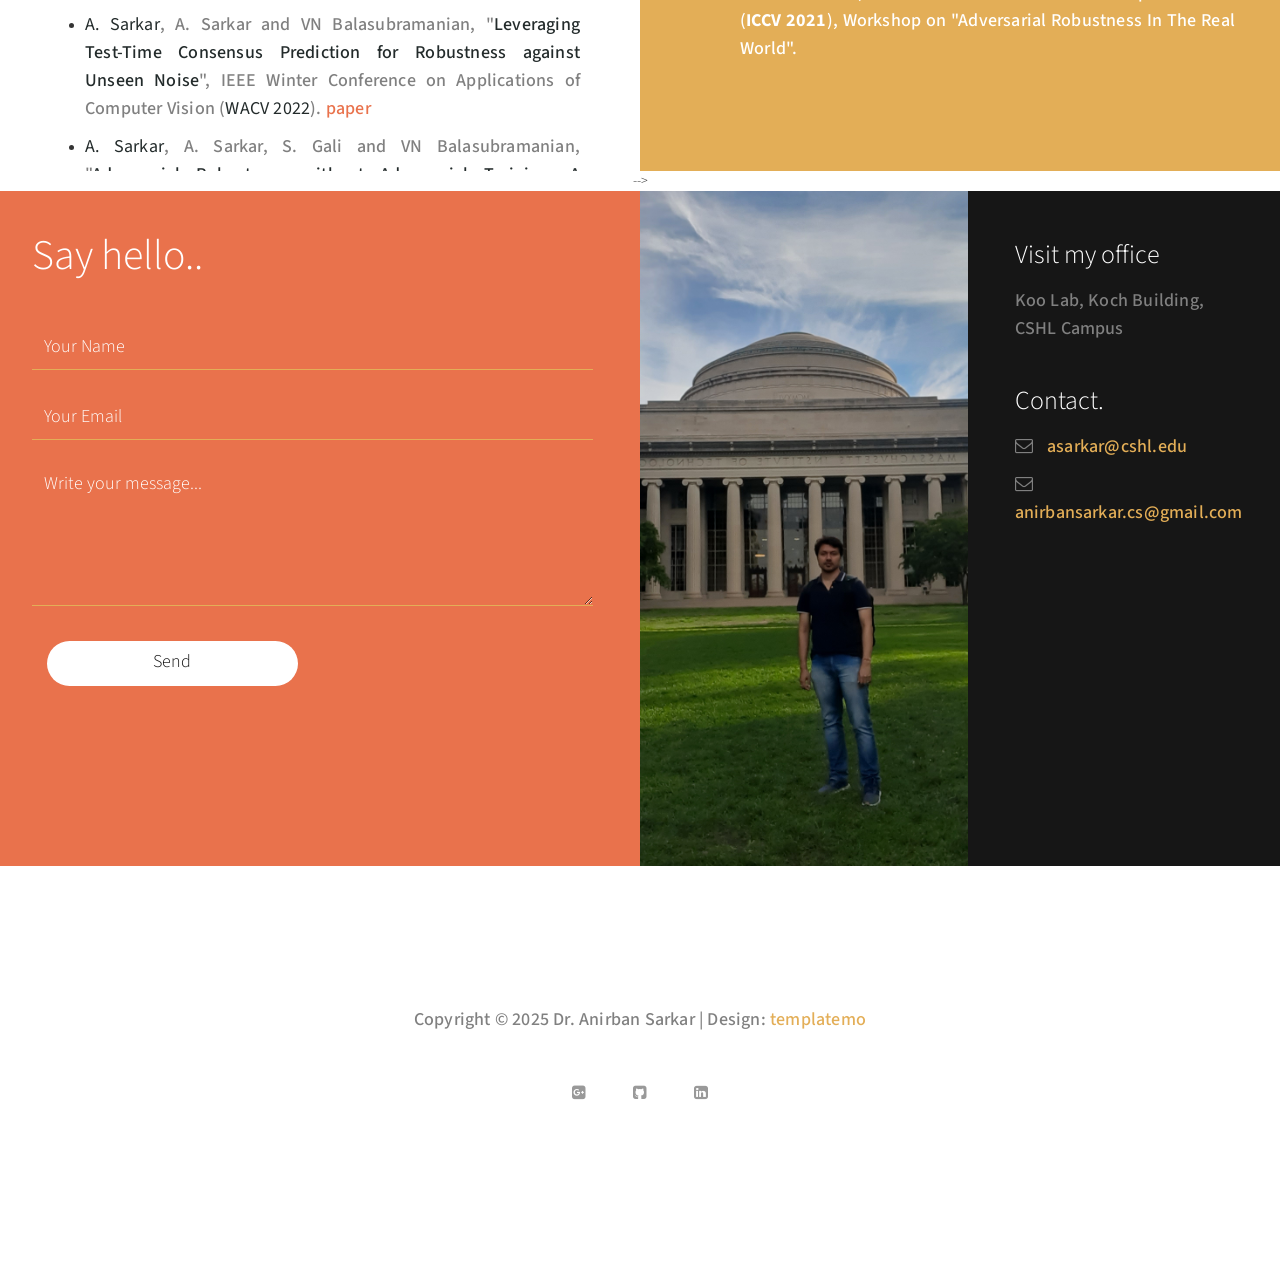
<file: draft/index.html>
<!DOCTYPE html>
<html lang="en">
<head>

<meta charset="UTF-8">
<meta http-equiv="X-UA-Compatible" content="IE=Edge">
<meta name="description" content="">
<meta name="keywords" content="">
<meta name="author" content="templatemo">
<meta name="viewport" content="width=device-width, initial-scale=1, maximum-scale=1">

<title>Anirban Sarkar's Home Page</title>
<!--
Stimulus Template
http://www.templatemo.com/tm-498-stimulus
-->
<link rel="stylesheet" href="css/bootstrap.min.css">
<link rel="stylesheet" href="css/animate.css">
<link rel="stylesheet" href="css/font-awesome.min.css">
<link rel="stylesheet" href="css/templatemo-style.css">

<link href="https://fonts.googleapis.com/css?family=Source+Sans+Pro:300,400,700" rel="stylesheet">

</head>
<body data-spy="scroll" data-target=".navbar-collapse" data-offset="50">


<!-- PRE LOADER -->

<div class="preloader">
     <div class="spinner">
          <span class="spinner-rotate"></span>
     </div>
</div>


<!-- Navigation Section -->

<div class="navbar navbar-fixed-top custom-navbar" role="navigation">
     <div class="container">

          <!-- navbar header -->
          <div class="navbar-header">
               <button class="navbar-toggle" data-toggle="collapse" data-target=".navbar-collapse">
                    <span class="icon icon-bar"></span>
                    <span class="icon icon-bar"></span>
                    <span class="icon icon-bar"></span>
               </button>
               <a href="#" class="navbar-brand">Anirban Sarkar</a>
          </div>

          <div class="collapse navbar-collapse">
               <ul class="nav navbar-nav navbar-right">
                    <li><a href="#home" class="smoothScroll">Home</a></li>
                    <li><a href="#about" class="smoothScroll">About</a></li>
                    <li><a href="#experience" class="smoothScroll">Experiences</a></li>
                    <li><a href="#service" class="smoothScroll">publications</a></li>
<!--                    <li><a href="#quotes" class="smoothScroll">Testimonial</a></li>-->
                    <li><a href="#contact" class="smoothScroll">Contact</a></li>
<!--                    <li><a href="#" class="smoothScroll">Contact</a></li>-->
               </ul>
          </div>

     </div>
</div>


<!-- Home Section -->

<section id="home" class="parallax-section">
     <div class="container">
          <div class="row">

               <div class="col-md-6 col-sm-6">
                    <div class="home-img"></div>
               </div>

               <div class="col-md-6 col-sm-6">
                    <div class="home-thumb">
                         <div class="section-title">
                              <h4 class="wow fadeInUp" data-wow-delay="0.3s">welcome to my website</h4>
                              <h1 class="wow fadeInUp" data-wow-delay="0.6s">Hello, I am <strong>Anirban Sarkar</strong> currently
                                   a computational postdoctoral fellow at Cold Spring Harbor Laboratory.</h1>
                              <p class="wow fadeInUp" data-wow-delay="0.9s">
                                   <!-- I am passionate about building systems that can perceive the world and behave in the wild, more like a human does,
                                   with explanations for the actions.
                                   Towards this goal, my research focuses on bridging the gap of human and machine intelligence
                                   through bringing inspiration from neuroscience to understand learning machines and facilitate
                                   improving the current state of interpretability and address the lack of robustness outside the training distribution.</p> -->
                                   I am passionate about making AI systems interpretable—ensuring they can explain their decisions as they perceive and interact
                                    with the world. This drive for transparency has shaped my research journey from computer vision, where I developed attribution
                                     methods revealing what neural networks see, through neuroscience-inspired debugging tools for understanding distribution shifts,
                                     to my current work designing biological sequences with generative models. By focusing on interpretability at each stage,
                                      I aim to bridge human and machine intelligence, creating AI that is both robust in the wild and transparent enough to be a
                                       trusted partner in scientific discovery.</p>

                              <h3 class="wow fadeInUp" data-wow-delay="0.3s">Research Interests</h3>
                              <p class="wow fadeInUp" data-wow-delay="0.9s">

                                   Deep Generative Modeling, Explainable, Trustworthy and Robust Artificial Intelligence</p>
                              
                              <a href="#about" class="wow fadeInUp smoothScroll section-btn btn btn-success" data-wow-delay="1.4s">Get Started</a>
                              
                         </div>
                    </div>
               </div>


          </div>
     </div>
</section>


<!-- About Section -->

<section id="about" class="parallax-section">
     <div class="container">
          <div class="row">

               <div class="col-md-6 col-sm-6">
                    <div class="about-thumb">
                         <div class="wow fadeInUp section-title" data-wow-delay="0.4s">
                              <h1>About Me</h1>
<!--                              <p class="color-yellow">Sed vulputate vitae diam quis bibendum</p>-->
                         </div>
                         <div class="wow fadeInUp" data-wow-delay="0.8s">
                              <p>I am currently affiliated with <a href="http://koolab.cshl.edu/" class="lnk-normal">
                                   Koo Lab</a> under
                                   Simons Center for Quantitative Biology at <a href="https://www.cshl.edu/" class="lnk-normal"> Cold Spring Harbor Laboratory</a>.
                                   Here I am a computational postdoctoral fellow
                                   and work closely with <a href="https://www.cshl.edu/research/faculty-staff/peter-koo/" class="lnk-normal">Dr. Peter Koo</a> on developing 
                                   interpretable deep learning models for genomic sequence data—aiming to uncover regulatory logic, predict functional elements, and provide 
                                   biological insights directly from DNA sequences. I strive to bridge advanced AI methods with fundamental genomic discovery.
                                   </p>
                              <p>Previously, I was a postdoctoral associate with <a href="https://www.sinhalab.mit.edu/" class="lnk-normal">
                                   Sinha Lab for Developmental Research</a> under <a href="https://bcs.mit.edu/" class="lnk-normal">
                                   Brain and Cognitive Sciences department</a> at Massachusetts Institute of Technology, working with
                                   <a href="http://web.mit.edu/xboix/www/index.html" class="lnk-normal">Dr. Xavier Boix</a> and 
                                   <a href="https://bcs.mit.edu/directory/pawan-sinha" class="lnk-normal">Dr. Pawan Sinha</a> on explainability under distribution shift.
                                   </p>
                              <p>I completed my Ph.D. from Computer Science & Engineering department at
                                   Indian Institute of Technology Hyderabad, under the guidance of <a href="https://people.iith.ac.in/vineethnb/" class="lnk-normal">
                                   Dr. Vineeth N Balasubramanian</a>.
                                   As part of my Ph.D., I assisted the usability of DNNs through enhanced explanation to seamlessly operate in any
                                   diverse situation, that was reflected in exploring problems such as enhancing model robustness
                                   against unseen noise, adversarial as well as attributional attacks, and investigating more
                                   on self-explaining neural nets.</p>
                         </div>
                    </div>
               </div>

<!--               <div class="col-md-3 col-sm-6">-->
<!--                    <div class="background-image about-img"></div>-->
<!--               </div>-->

               <div class="bg-yellow col-md-3 col-sm-6">
                    <div class="skill-thumb">
                         <div class="wow fadeInUp section-title color-white" data-wow-delay="1.2s">
                              <h1>News</h1>
                              <ul>
                                   <li><p style="color:white;">Recipient of the <a href="https://ikdd.acm.org/awards-2022.php" class="lnk-success">IKDD Best Doctoral Dissertation in Data Science Award 2022</a> (winner).
                                   </p></li>

                                   <li><p style="color:white;">Grateful for the <a href="https://nasscom.in/ai-gamechangers/" class="lnk-success">NASSCOM AI Gamechanger award 2022</a>
                                   under AI Research (DL Algorithms and Architecture) category (runner-up).
                                   </p></li>

                                   <li><p style="color:white;">Awarded CVPR 2022 travel grant to present at the conference.
                                   </p></li>

                                   <li><p style="color:white;">Accepted into the WACV 2021 Doctoral Consortium as a participant.
                                   </p></li>

                                   <li><p style="color:white;">Awarded ICML 2019 travel grant to present at the conference.
                                   </p></li>

                                   <li><p style="color:white;">Selected to join IBM India Research Lab, Bangalore as Research intern on AI Explainability Active Learning,
                                        May-Aug 2019.
                                   </p></li>

                                   <li><p style="color:white;">Accepted to join the Machine Learning Summer School as a participant at Universidad Autónoma de Madrid,
                                        Spain, Aug-Sep 2018.
                                   </p></li>

                                   <li><p style="color:white;">Selected for the Sakura Science Plan award to intern at University of Tokyo, Jun-Jul 2017.
                                   </p></li>
                              </ul>
                         </div>

<!--                         <div class=" wow fadeInUp skills-thumb" data-wow-delay="1.6s">-->
<!--                         <strong>Frontend Design</strong>-->
<!--                              <span class="color-white pull-right">90%</span>-->
<!--                                   <div class="progress">-->
<!--                                        <div class="progress-bar progress-bar-primary" role="progressbar" aria-valuenow="90" aria-valuemin="0" aria-valuemax="100" style="width: 90%;"></div>-->
<!--                                   </div>-->

<!--                         <strong>Backend processing</strong>-->
<!--                              <span class="color-white pull-right">70%</span>-->
<!--                                   <div class="progress">-->
<!--                                        <div class="progress-bar progress-bar-primary" role="progressbar" aria-valuenow="70" aria-valuemin="0" aria-valuemax="100" style="width: 70%;"></div>-->
<!--                                   </div>-->

<!--                         <strong>HTML5 & CSS3</strong>-->
<!--                              <span class="color-white pull-right">80%</span>-->
<!--                                   <div class="progress">-->
<!--                                        <div class="progress-bar progress-bar-primary" role="progressbar" aria-valuenow="80" aria-valuemin="0" aria-valuemax="100" style="width: 80%;"></div>-->
<!--                                   </div>-->
<!--                         </div>-->

                    </div>
               </div>

               <div class="col-md-3 col-sm-6">
                    <div class="skill-thumb">
                         <div class="wow fadeInUp section-title" data-wow-delay="1.2s">
                              <h1>Updates</h1>
                              <h5><b>Apr, 2025</b></h5>
                              <p>Presented our work "Understanding DNA Discrete Diffusion for Engineering Regulatory DNA Sequences" in
                                   Workshop on AI for Nucleic Acids at ICLR 2025.
                              </p>

                              <h5><b>Sep, 2024</b></h5>
                              <p>Presented our work “Designing DNA With Tunable Regulatory Activity Using Discrete Diffusion” as a long oral at MLCB 2024. This work was also featured in
                                   Workshop on AI for New Drug Modalities at NeurIPS 2024.
                              </p>

                              <h5><b>Apr, 2023</b></h5>
                              <p>Started working as computational postdoctoral fellow at Cold Spring Harbor Lab.</p>

                              <h5><b>Oct, 2022</b></h5>
                              <p>Presented my ongoing work on explainability under distribution shift at Fujitsu Limited in Japan.</p>

                              <h5><b>Apr, 2022</b></h5>
                              <p>Started working as postdoctoral Associate at MIT.</p>

                              <h5><b>Mar, 2022</b></h5>
                              <p>Successfully defended my Ph.D. dissertation.</p>
                                   <!-- Please find my thesis <a href="https://raiith.library.iith.ac.in/xmlui/handle/123456789/14907" class="lnk-normal">here</a>.</p> -->

<!--                              <h5><b>Mar, 2022</b></h5>-->
<!--                              <p>Successfully defended my Ph.D. dissertation. Please find.</p>-->
                         </div>

<!--                         <div class=" wow fadeInUp skills-thumb" data-wow-delay="1.6s">-->
<!--                         <strong>Frontend Design</strong>-->
<!--                              <span class="color-white pull-right">90%</span>-->
<!--                                   <div class="progress">-->
<!--                                        <div class="progress-bar progress-bar-primary" role="progressbar" aria-valuenow="90" aria-valuemin="0" aria-valuemax="100" style="width: 90%;"></div>-->
<!--                                   </div>-->

<!--                         <strong>Backend processing</strong>-->
<!--                              <span class="color-white pull-right">70%</span>-->
<!--                                   <div class="progress">-->
<!--                                        <div class="progress-bar progress-bar-primary" role="progressbar" aria-valuenow="70" aria-valuemin="0" aria-valuemax="100" style="width: 70%;"></div>-->
<!--                                   </div>-->

<!--                         <strong>HTML5 & CSS3</strong>-->
<!--                              <span class="color-white pull-right">80%</span>-->
<!--                                   <div class="progress">-->
<!--                                        <div class="progress-bar progress-bar-primary" role="progressbar" aria-valuenow="80" aria-valuemin="0" aria-valuemax="100" style="width: 80%;"></div>-->
<!--                                   </div>-->
<!--                         </div>-->

                    </div>
               </div>

          </div>
     </div>
</section>



<!-- Experience Section -->

<section id="experience" class="parallax-section">
     <div class="container">
          <div class="row">

               <div class="col-md-6 col-sm-6">
                    <div class="background-image experience-img"></div>
               </div>

               <div class="col-md-6 col-sm-6">
                    <div class="color-white experience-thumb">
                         <div class="wow fadeInUp section-title" data-wow-delay="0.8s">
                              <h1>My Experiences</h1>
<!--                              <p class="color-white">Previous companies and my tasks</p>-->
                         </div>

                         <div class="wow fadeInUp color-white media" data-wow-delay="1.2s">
                              <div class="media-object media-left">
                                   <i class="fa fa-laptop"></i>
                              </div>
                              <div class="media-body">
                                   <h3 class="media-heading">Computational Postdoctoral Fellow, CSHL <small>2023 Apr - </small></h3>
                                   <p class="color-white">Explainability for new biological discoveries.</p>
                              </div>
                         </div>

                         <div class="wow fadeInUp color-white media" data-wow-delay="1.2s">
                              <div class="media-object media-left">
                                   <i class="fa fa-laptop"></i>
                              </div>
                              <div class="media-body">
                                   <h3 class="media-heading">Postdoctoral Associate, MIT <small>2022 Apr - 2023 Apr</small></h3>
                                   <p class="color-white">Explainability under distribution shift.</p>
                              </div>
                         </div>

                         <div class="wow fadeInUp color-white media" data-wow-delay="1.2s">
                              <div class="media-object media-left">
                                   <i class="fa fa-laptop"></i>
                              </div>
                              <div class="media-body">
                                   <h3 class="media-heading">Research Intern, IBM India Research Lab, Bangalore <small>2019 May - 2019 Aug</small></h3>
                                   <p class="color-white">Model self-explaining neural networks with meaningful concepts as building blocks.</p>
                              </div>
                         </div>

                         <div class="wow fadeInUp color-white media" data-wow-delay="1.2s">
                              <div class="media-object media-left">
                                   <i class="fa fa-laptop"></i>
                              </div>
                              <div class="media-body">
                                   <h3 class="media-heading">Research Intern, University of Tokyo, Japan <small>2017 Jun - 2017 Jul</small></h3>
                                   <p class="color-white">Exploratory work in causal inference and application of causality in machine learning.</p>
                              </div>
                         </div>

                    </div>
               </div>

          </div>
     </div>
</section>



<!-- Education Section -->

<section id="education" class="parallax-section">
     <div class="container">
          <div class="row">

               <div class="col-md-6 col-sm-6">
                    <div class="color-white education-thumb">
                         <div class="wow fadeInUp section-title" data-wow-delay="0.8s">
                              <h1>My Education</h1>
<!--                              <p class="color-white">In cursus orci non ipsum gravida dignissim</p>-->
                         </div>

                         <div class="wow fadeInUp color-white media" data-wow-delay="1.2s">
                              <div class="media-object media-left">
                                   <i class="fa fa-laptop"></i>
                              </div>
                              <div class="media-body">
                                   <h3 class="media-heading">Ph.D. in Computer Science, IIT Hyderabad, India <small>2016 Aug - 2022 Mar</small></h3>
                                   <p class="color-white">Rational Deep Machines: Towards explainable trustworthy and robust deep learning systems. </p>
                              </div>
                         </div>

                         <div class="wow fadeInUp color-white media" data-wow-delay="1.2s">
                              <div class="media-object media-left">
                                   <i class="fa fa-laptop"></i>
                              </div>
                              <div class="media-body">
                                   <h3 class="media-heading">Masters of Technology, NIT Rourkela, India <small>2014 Aug - 2016 Jul</small></h3>
                                   <p class="color-white">Source camera identification model: Classifier learning, role of learning curves and their interpretation.</p>
                              </div>
                         </div>

                    </div>
               </div>

               <div class="col-md-6 col-sm-6">
                    <div class="background-image education-img"></div>
               </div>

          </div>
     </div>
</section>


<!-- Service Section -->

<!--<section id="service" class="parallax-section">-->
<!--     <div class="container">-->
<!--          <div class="row">-->

<!--               <div class="bg-yellow col-md-3 col-sm-6">-->
<!--                    <div class="wow fadeInUp color-white service-thumb" data-wow-delay="0.8s">-->
<!--                         <i class="fa fa-desktop"></i>-->
<!--                              <h3>Interface Design</h3>-->
<!--                              <p class="color-white">Phasellus vulputate tellus nec tortor varius elementum. Curabitur at pulvinar ante.-->


<!--                              </p>-->
<!--                    </div>-->
<!--               </div>-->

<!--               <div class="col-md-3 col-sm-6">-->
<!--                    <div class="wow fadeInUp color-white service-thumb" data-wow-delay="1.2s">-->
<!--                         <i class="fa fa-paper-plane"></i>-->
<!--                              <h3>Media Strategy</h3>-->
<!--                              <p class="color-white">Curabitur at pulvinar ante. Duis dui urna, faucibus eget felis eu, iaculis congue sem.</p>-->
<!--                    </div>-->
<!--               </div>-->

<!--               <div class="bg-dark col-md-3 col-sm-6">-->
<!--                    <div class="wow fadeInUp color-white service-thumb" data-wow-delay="1.6s">-->
<!--                         <i class="fa fa-table"></i>-->
<!--                              <h3>Mobile App</h3>-->
<!--                              <p class="color-white">Mauris convallis eros massa, vitae euismod arcu tempus ut. Quisque viverra iaculis.</p>-->
<!--                    </div>-->
<!--               </div>-->

<!--               <div class="bg-white col-md-3 col-sm-6">-->
<!--                    <div class="wow fadeInUp service-thumb" data-wow-delay="1.8s">-->
<!--                         <i class="fa fa-html5"></i>-->
<!--                              <h3>Coding</h3>-->
<!--                              <p>Mauris convallis eros massa, vitae euismod arcu tempus ut. Quisque viverra iaculis.</p>-->
<!--                    </div>-->
<!--               </div>-->

<!--          </div>-->

<!--          <div class="row">-->

<!--               <div class="bg-yellow col-md-3 col-sm-6">-->
<!--                    <div class="wow fadeInUp color-white service-thumb" data-wow-delay="0.8s">-->
<!--                         <i class="fa fa-desktop"></i>-->
<!--                              <h3>Interface Design</h3>-->
<!--                              <p class="color-white">Phasellus vulputate tellus nec tortor varius elementum. Curabitur at pulvinar ante.</p>-->
<!--                    </div>-->
<!--               </div>-->

<!--               <div class="col-md-3 col-sm-6">-->
<!--                    <div class="wow fadeInUp color-white service-thumb" data-wow-delay="1.2s">-->
<!--                         <i class="fa fa-paper-plane"></i>-->
<!--                              <h3>Media Strategy</h3>-->
<!--                              <p class="color-white">Curabitur at pulvinar ante. Duis dui urna, faucibus eget felis eu, iaculis congue sem.</p>-->
<!--                    </div>-->
<!--               </div>-->

<!--               <div class="bg-dark col-md-3 col-sm-6">-->
<!--                    <div class="wow fadeInUp color-white service-thumb" data-wow-delay="1.6s">-->
<!--                         <i class="fa fa-table"></i>-->
<!--                              <h3>Mobile App</h3>-->
<!--                              <p class="color-white">Mauris convallis eros massa, vitae euismod arcu tempus ut. Quisque viverra iaculis.</p>-->
<!--                    </div>-->
<!--               </div>-->

<!--               <div class="bg-white col-md-3 col-sm-6">-->
<!--                    <div class="wow fadeInUp service-thumb" data-wow-delay="1.8s">-->
<!--                         <i class="fa fa-html5"></i>-->
<!--                              <h3>Coding</h3>-->
<!--                              <p>Mauris convallis eros massa, vitae euismod arcu tempus ut. Quisque viverra iaculis.</p>-->
<!--                    </div>-->
<!--               </div>-->

<!--          </div>-->
<!--     </div>-->
<!--</section>-->

<section id="service" class="parallax-section">
     <div class="container">
          <div class="row">

               <div class="bg-white col-md-6 col-sm-12">
                    <div class="about-thumb">
                         <div class="wow fadeInUp section-title" data-wow-delay="0.4s">
                              <h1>Publications</h1>
<!--                              <p class="color-yellow">Sed vulputate vitae diam quis bibendum</p>-->
                         </div>
                         <div class="wow fadeInUp" data-wow-delay="0.8s">
                              <ul>
				               <li><p><strong>A. Sarkar</strong>, Z. Tang, C. Zhao and PK Koo,
                                        "<span style="color:#232B2B">Designing DNA With Tunable Regulatory Activity Using Discrete Diffusion</span>",
                                        Long oral at Machine Learning in Computational Biology (<strong>MLCB 2024</strong>).
                                        <a href="https://www.biorxiv.org/content/10.1101/2024.05.23.595630v2" class="lnk-normal">Preprint</a>
                                        <a href="https://github.com/anirbansarkar-cs/D3-DNA-Discrete-Diffusion" class="lnk-normal">code</a>
                                   </p></li>
                                   <li><p><strong>A. Sarkar</strong>, M. Groth, I. Mason, T. Sasaki and X. Boix,
                                        "<span style="color:#232B2B">Deephys: Deep Electrophysiology. Debugging Neural Networks under Distribution Shifts</span>",
                                        <a href="https://arxiv.org/abs/2303.11912" class="lnk-normal">Preprint</a>
                                        <a href="https://github.com/mjgroth/deephys-aio" class="lnk-normal">code</a>
                                   </p></li>
                                   <li><p><strong>A. Sarkar</strong>, D. Vijaykeerthy, A. Sarkar and VN Balasubramanian,
                                        "<span style="color:#232B2B">A Framework for Learning Ante-hoc Explainable Models
                                             via Concepts</span>", IEEE Conference on Computer Vision and Pattern
                                        Recognition (<strong>CVPR 2022</strong>).
                                        <a href="https://openaccess.thecvf.com/content/CVPR2022/html/Sarkar_A_Framework_for_Learning_Ante-Hoc_Explainable_Models_via_Concepts_CVPR_2022_paper.html" class="lnk-normal">paper</a>
                                        <a href="https://github.com/anirbansarkar-cs/Ante-hoc_Explainability_Concepts" class="lnk-normal">code</a>
                                   </p></li>
                                   <li><p><strong>A. Sarkar</strong>, A. Sarkar and VN Balasubramanian,
                                        "<span style="color:#232B2B">Leveraging Test-Time Consensus Prediction for
                                             Robustness against Unseen Noise</span>", IEEE Winter Conference on
                                        Applications of Computer Vision (<strong>WACV 2022</strong>).
                                        <a href="https://openaccess.thecvf.com/content/WACV2022/html/Sarkar_Leveraging_Test-Time_Consensus_Prediction_for_Robustness_Against_Unseen_Noise_WACV_2022_paper.html" class="lnk-normal">paper</a>
<!--                                        <a href="https://nasscom.in/ai-gamechangers/" class="lnk-normal">code</a>-->
                                   </p></li>
                                   <li><p><strong>A. Sarkar</strong>, A. Sarkar, S. Gali and VN Balasubramanian,
                                        "<span style="color:#232B2B">Adversarial Robustness without Adversarial Training:
                                             A Teacher-Guided Curriculum Learning Approach</span>", Conference on Neural
                                        Information Processing Systems (<strong>NeurIPS 2021</strong>).
                                        <a href="https://proceedings.neurips.cc/paper/2021/hash/6a971e08a01e6676d0f1a6e0dacbbd67-Abstract.html" class="lnk-normal">paper</a>
                                        <a href="https://github.com/sowgali/Get-Fooled-for-the-Right-Reason" class="lnk-normal">code</a>
                                   </p></li>
                                   <li><p>A. Sarkar, <strong>A. Sarkar</strong> and VN Balasubramanian,
                                        "<span style="color:#232B2B">Enhanced Regularizers for Attributional Robustness</span>",
                                        Association for the Advancement of Artificial Intelligence (<strong>AAAI 2021</strong>).
                                        <a href="https://ojs.aaai.org/index.php/AAAI/article/view/16355" class="lnk-normal">paper</a>
                                        <a href="https://github.com/anirbansarkar-cs/Enhanced_regularizers_attributional_robustness" class="lnk-normal">code</a>
                                   </p></li>
                                   <li><p>A. Chattopadhyay, P. Manupriya, <strong>A. Sarkar</strong> and VN Balasubramanian,
                                        "<span style="color:#232B2B">Neural Network Attributions: A Causal Perspective</span>",
                                        International Conference on Machine Learning (<strong>ICML 2019</strong>).
                                        <a href="https://proceedings.mlr.press/v97/chattopadhyay19a.html" class="lnk-normal">paper</a>
                                        <a href="https://github.com/Piyushi-0/ACE" class="lnk-normal">code</a>
                                        <a href="https://piyushi-0.github.io/ACE/" class="lnk-normal">project website</a>
                                   </p></li>
                                   <li><p><strong>A. Sarkar</strong>, A. Chattopadhyay, P. Howlader and VN Balasubramanian,
                                        "<span style="color:#232B2B">Grad-CAM++: Generalized Gradient-based Visual Explanations
                                             for Deep Convolutional Networks</span>", IEEE Winter Conference on Applications of
                                        Computer Vision (<strong>WACV 2018</strong>).
                                        <a href="https://ieeexplore.ieee.org/abstract/document/8354201/" class="lnk-normal">paper</a>
                                        <a href="https://github.com/anirbansarkar-cs/Grad_CAM_plus_plus" class="lnk-normal">code</a>
                                   </p></li>
                                   <li><p>V.U. Sameer, <strong>A. Sarkar</strong> and R. Naskar,
                                        "<span style="color:#232B2B">Source camera identification model: Classifier learning,
                                             role of learning curves and their interpretation</span>",IEEE International Conference
                                        on Wireless Communications, Signal Processing and Networking (<strong>WiSPNET 2017</strong>).
                                        <a href="https://ieeexplore.ieee.org/abstract/document/8300246/" class="lnk-normal">paper</a>
                                   </p></li>

                              </ul>
                         </div>
                    </div>
               </div>

<!--               <div class="col-md-3 col-sm-6">-->
<!--                    <div class="background-image about-img"></div>-->
<!--               </div>-->
               <div class="bg-yellow col-md-6 col-sm-12">
                    <div class="about-thumb">
                         <div class="wow fadeInUp section-title color-white" data-wow-delay="1.2s">
                              <h1>Workshop</h1>
                              <ul>
                                   <li><p style="color:white;"><b>A. Sarkar</b>, Y. Kang, N. Somia and P. Koo.,
                                        "<b>Understanding DNA Discrete Diffusion for Engineering Regulatory
                                             DNA Sequences</b>", International Conference on Learning Representations
                                        (<b>ICLR 2025</b>), Workshop on AI for Nucleic Acids.
                                        <!-- <a href="https://nasscom.in/ai-gamechangers/" class="lnk-success">paper</a> -->
                                   </p></li>
                                   <li><p style="color:white;"><b>A. Sarkar</b>, Z. Tang, C. Zhao and P. Koo.,
                                        "<b>Designing DNA With Tunable Regulatory Activity Using
                                             Discrete Diffusion</b>", Neural Information Processing Systems
                                        (<b>NeurIPS 2024</b>), Workshop on AI for New Drug Modalities.
                                        <!-- <a href="https://nasscom.in/ai-gamechangers/" class="lnk-success">paper</a> -->
                                   </p></li>
                                   <li><p style="color:white;"><b>A. Sarkar</b>, A. Sarkar and VN Balasubramanian,
                                        "<b>Leveraging Test-Time Consensus Prediction for Robustness
                                             against Unseen Noise</b>", International Conference on Computer Vision
                                        (<b>ICCV 2021</b>), Workshop on "Adversarial Robustness In The Real World".
                                        <!-- <a href="https://nasscom.in/ai-gamechangers/" class="lnk-success">paper</a> -->
                                   </p></li>
                              </ul>
                         </div>

                    </div>
               </div>


               <!-- <div class="bg-white col-md-3 col-sm-6">
                    <div class="about-thumb">
                         <div class="wow fadeInUp section-title" data-wow-delay="0.4s">
                              <h1>Software</h1>
<!--                              <p class="color-yellow">Sed vulputate vitae diam quis bibendum</p>-->
                         <!-- </div>
                         <div class="wow fadeInUp" data-wow-delay="0.8s">
                              <ul>
                                   <li><p><strong>Deephys: Deep Electrophysiology.</strong> <a href="https://deephys.org/" class="lnk-normal">Project website</a>
                                   </p></li> -->
<!--                                   <li><p><strong>A. Sarkar</strong>, D. Vijaykeerthy, A. Sarkar and VN Balasubramanian,-->
<!--                                        "<span style="color:#232B2B">A Framework for Learning Ante-hoc Explainable Models-->
<!--                                             via Concepts</span>", IEEE Conference on Computer Vision and Pattern-->
<!--                                        Recognition (<strong>CVPR 2022</strong>).-->
<!--                                        <a href="https://nasscom.in/ai-gamechangers/" class="lnk-normal">paper</a>-->
<!--                                        <a href="https://nasscom.in/ai-gamechangers/" class="lnk-normal">code</a>-->
<!--                                   </p></li>-->
<!-- 
                              </ul>
                         </div>
                    </div>
               </div> --> -->


          </div>
     </div>
</section>

<!-- Quotes Section -->

<!--<section id="quotes" class="parallax-section">-->
<!--     <div class="overlay"></div>-->
<!--     <div class="container">-->
<!--          <div class="row">-->

<!--               <div class="col-md-offset-1 col-md-10 col-sm-12">-->
<!--                    <i class="wow fadeInUp fa fa-star" data-wow-delay="0.6s"></i>-->
<!--                    <h2 class="wow fadeInUp" data-wow-delay="0.8s">Proin lobortis eu diam et facilisis. Fusce nisi nibh, molestie in vestibulum quis, auctor et orci.</h2>-->
<!--                    <p class="wow fadeInUp" data-wow-delay="1s">Curabitur at pulvinar ante. Duis dui urna, faucibus eget felis eu, iaculis congue sem.</p>-->
<!--               </div>-->

<!--          </div>-->
<!--     </div>-->
<!--</section>-->


<!-- Contact Section -->

<section id="contact" class="parallax-section">
     <div class="container">
          <div class="row">

               <div class="col-md-6 col-sm-12">
                    <div class="contact-form">
                         <div class="wow fadeInUp section-title" data-wow-delay="0.2s">
                              <h1 class="color-white">Say hello..</h1>
<!--                              <p class="color-white">Integer ut consectetur est. In cursus orci non ipsum gravida dignissim.</p>-->
                         </div>

                         <div id="contact-form">
                              <form action="#template-mo" method="post">
                                   <div class="wow fadeInUp" data-wow-delay="1s">
                                        <input name="fullname" type="text" class="form-control" id="fullname" placeholder="Your Name">
                                   </div>
                                   <div class="wow fadeInUp" data-wow-delay="1.2s">
                                        <input name="email" type="email" class="form-control" id="email" placeholder="Your Email">
                                   </div>
                                   <div class="wow fadeInUp" data-wow-delay="1.4s">
                                        <textarea name="message" rows="5" class="form-control" id="message" placeholder="Write your message..."></textarea>
                                   </div>
                                   <div class="wow fadeInUp col-md-6 col-sm-8" data-wow-delay="1.6s">
                                        <input name="submit" type="submit" class="form-control" id="submit" value="Send">
                                   </div>
                              </form>
                         </div>

                    </div>
               </div>

               <div class="col-md-3 col-sm-6">
                    <div class="background-image contact-img"></div>
               </div>

               <div class="bg-dark col-md-3 col-sm-6">
                    <div class="contact-thumb">
                         <div class="wow fadeInUp contact-info" data-wow-delay="0.6s">
                              <h3 class="color-white">Visit my office</h3>
                              <p>Koo Lab, Koch Building, CSHL Campus</p>
<!--                              <p>77 Massachusetts Ave, Building 46-4089, Cambridge, MA 02139, USA</p>-->
                         </div>

                         <div class="wow fadeInUp contact-info" data-wow-delay="0.8s">
                              <h3 class="color-white">Contact.</h3>
<!--                              <p><i class="fa fa-phone"></i> 01-0110-0220</p>-->
                              <p><i class="fa fa-envelope-o"></i> <a href="mailto:anirbans@mit.edu">asarkar@cshl.edu</a></p>
                              <p><i class="fa fa-envelope-o"></i> <a href="mailto:anirbansarkar.cs@gmail.com">anirbansarkar.cs@gmail.com</a></p>
<!--                              <p><i class="fa fa-globe"></i> <a href="#">company.co</a></p>-->
                         </div>

                    </div>
               </div>

          </div>
     </div>
</section>


<!-- Footer Section -->

<footer>
	<div class="container">
		<div class="row">

               <div class="col-md-12 col-sm-12">
                    <div class="wow fadeInUp footer-copyright" data-wow-delay="1.0s">
                         <p>Copyright &copy; 2025 Dr. Anirban Sarkar
                    
                    | Design: <a href="http://www.google.com/+templatemo" target="_parent">templatemo</a></p>
                    </div>
				<ul class="wow fadeInUp social-icon" data-wow-delay="1s">
<!--                         <li><a href="#" class="fa fa-facebook"></a></li>-->
<!--                         <li><a href="#" class="fa fa-twitter"></a></li>-->
                         <li><a href="https://scholar.google.com/citations?user=YYIjsG4AAAAJ" class="fa fa-google-plus-square"></a></li>
                         <li><a href="https://github.com/anirbansarkar-cs" class="fa fa-github-square"></a></li>
                         <li><a href="https://www.linkedin.com/in/anirbanmca2007" class="fa fa-linkedin-square"></a></li>
                    </ul>
               </div>
			
		</div>
	</div>
</footer>

<!-- SCRIPTS -->

<script src="js/jquery.js"></script>
<script src="js/bootstrap.min.js"></script>
<script src="js/jquery.parallax.js"></script>
<script src="js/smoothscroll.js"></script>
<script src="js/wow.min.js"></script>
<script src="js/custom.js"></script>

<script>
// Set max-height for News and Updates based on About Me height
window.addEventListener('load', function() {
    function setMaxHeight() {
        const aboutThumb = document.querySelector('#about .about-thumb');
        
        if (aboutThumb) {
            const aboutHeight = aboutThumb.offsetHeight;
            // Set CSS custom property for max-height
            document.documentElement.style.setProperty('--about-height', aboutHeight + 'px');
        }
    }
    
    // Set max-height initially
    setMaxHeight();
    
    // Recalculate on window resize
    window.addEventListener('resize', setMaxHeight);
});
</script>

</body>
</html>
</file>
<file: css/site.css>
/* =========================================================================
   Anirban Sarkar — portfolio (draft rebuild)
   Aesthetic: editorial "wet-lab luminescence" — ink canvas, paper text,
   bioluminescent-lime accent, Fraunces display + IBM Plex Sans/Mono.
   ========================================================================= */

:root {
  --ink:      #0a0c0a;
  --ink-1:    #0f120e;
  --ink-2:    #151a13;
  --line:     rgba(236, 234, 225, 0.12);
  --line-2:   rgba(236, 234, 225, 0.22);
  --paper:    #ecebe2;
  --muted:    #9aa597;
  --muted-2:  #6f7a6c;
  --lime:     #c9f24e;
  --lime-dim: #a7c93f;
  --cyan:     #5ee3ce;
  --coral:    #ff8a6b;

  --maxw: 1180px;
  --gut: clamp(1.25rem, 4vw, 4rem);

  --f-display: "Fraunces", Georgia, serif;
  --f-body:    "IBM Plex Sans", system-ui, sans-serif;
  --f-mono:    "IBM Plex Mono", ui-monospace, monospace;

  --ease: cubic-bezier(0.22, 1, 0.36, 1);
}

/* ----------------------------------------------------------------- reset */
*, *::before, *::after { box-sizing: border-box; margin: 0; padding: 0; }
html { scroll-behavior: smooth; -webkit-text-size-adjust: 100%; }
html { scroll-padding-top: 84px; }

body {
  font-family: var(--f-body);
  background: var(--ink);
  color: var(--paper);
  line-height: 1.6;
  font-size: 17px;
  font-weight: 350;
  overflow-x: hidden;
  position: relative;
  -webkit-font-smoothing: antialiased;
  text-rendering: optimizeLegibility;
}

/* atmosphere: gradient mesh + grain */
body::before {
  content: "";
  position: fixed; inset: 0; z-index: -2;
  background:
    radial-gradient(60rem 50rem at 82% -8%, rgba(201, 242, 78, 0.10), transparent 60%),
    radial-gradient(50rem 40rem at -8% 18%, rgba(94, 227, 206, 0.07), transparent 55%),
    radial-gradient(70rem 60rem at 50% 120%, rgba(201, 242, 78, 0.05), transparent 60%),
    var(--ink);
}
body::after {
  content: "";
  position: fixed; inset: 0; z-index: -1; pointer-events: none;
  opacity: 0.05; mix-blend-mode: overlay;
  background-image: url("data:image/svg+xml,%3Csvg xmlns='http://www.w3.org/2000/svg' width='160' height='160'%3E%3Cfilter id='n'%3E%3CfeTurbulence type='fractalNoise' baseFrequency='0.85' numOctaves='3' stitchTiles='stitch'/%3E%3C/filter%3E%3Crect width='100%25' height='100%25' filter='url(%23n)'/%3E%3C/svg%3E");
}

/* ----------------------------------------------------------------- layout */
.wrap { width: min(var(--maxw), 100% - calc(var(--gut) * 2)); margin-inline: auto; }
section { padding-block: clamp(4.5rem, 9vw, 8rem); position: relative; }
.divider { border-top: 1px solid var(--line); }

a { color: inherit; text-decoration: none; }

/* section eyebrow / index label */
.eyebrow {
  font-family: var(--f-mono);
  font-size: 0.72rem;
  letter-spacing: 0.28em;
  text-transform: uppercase;
  color: var(--lime-dim);
  display: flex; align-items: center; gap: 0.75rem;
  margin-bottom: 1.4rem;
}
.eyebrow::before {
  content: ""; width: 1.6rem; height: 1px; background: var(--lime); opacity: 0.7;
}

h1, h2, h3 { font-family: var(--f-display); font-weight: 500; line-height: 1.05; letter-spacing: -0.01em; }
.sec-title {
  font-size: clamp(1.9rem, 4.4vw, 3.2rem);
  font-weight: 400;
  margin-bottom: 2.6rem;
  font-optical-sizing: auto;
}
.sec-title em { font-style: italic; color: var(--lime); }

/* ----------------------------------------------------------------- nav */
.nav {
  position: fixed; top: 0; left: 0; right: 0; z-index: 100;
  display: flex; align-items: center; justify-content: space-between;
  padding: 1rem var(--gut);
  background: rgba(10, 12, 10, 0);
  border-bottom: 1px solid transparent;
  transition: background 0.4s var(--ease), border-color 0.4s var(--ease), padding 0.4s var(--ease);
  backdrop-filter: blur(0px);
}
.nav.scrolled {
  background: rgba(10, 12, 10, 0.72);
  backdrop-filter: blur(14px) saturate(140%);
  border-bottom: 1px solid var(--line);
  padding-block: 0.7rem;
}
.brand {
  font-family: var(--f-mono); font-weight: 600; letter-spacing: 0.04em;
  font-size: 0.95rem; display: flex; align-items: center; gap: 0.55rem;
}
.brand .dot { width: 9px; height: 9px; border-radius: 50%; background: var(--lime);
  box-shadow: 0 0 0 0 rgba(201,242,78,0.6); animation: pulse 3.2s var(--ease) infinite; }
@keyframes pulse {
  0%,100% { box-shadow: 0 0 0 0 rgba(201,242,78,0.45); }
  50%     { box-shadow: 0 0 0 6px rgba(201,242,78,0); }
}
.nav-links { display: flex; align-items: center; gap: 1.6rem; }
.nav-links a {
  font-family: var(--f-mono); font-size: 0.78rem; letter-spacing: 0.06em;
  text-transform: uppercase; color: var(--muted); position: relative; padding: 0.2rem 0;
  transition: color 0.25s;
}
.nav-links a::after {
  content: ""; position: absolute; left: 0; bottom: -2px; height: 1px; width: 0;
  background: var(--lime); transition: width 0.3s var(--ease);
}
.nav-links a:hover { color: var(--paper); }
.nav-links a:hover::after { width: 100%; }
.nav-links a.cv {
  color: var(--ink); background: var(--lime); padding: 0.5rem 0.95rem; border-radius: 999px;
  font-weight: 600; transition: transform 0.25s var(--ease), box-shadow 0.25s var(--ease);
}
.nav-links a.cv:hover { transform: translateY(-1px); box-shadow: 0 8px 24px rgba(201,242,78,0.25); }
.nav-links a.cv::after { display: none; }
.nav-toggle { display: none; background: none; border: 0; color: var(--paper); cursor: pointer;
  font-family: var(--f-mono); font-size: 0.85rem; letter-spacing: 0.1em; }

/* ----------------------------------------------------------------- hero */
.hero { min-height: 100svh; display: flex; align-items: center; padding-top: 6rem; }
.hero-grid {
  display: grid; grid-template-columns: 1.35fr 0.9fr; gap: clamp(2rem, 5vw, 5rem);
  align-items: center;
}
.hero .tag {
  font-family: var(--f-mono); font-size: 0.78rem; letter-spacing: 0.22em; text-transform: uppercase;
  color: var(--cyan); margin-bottom: 1.5rem; display: inline-flex; gap: 0.6rem; align-items: center;
}
.hero .tag .seq { color: var(--muted-2); letter-spacing: 0.35em; }
.hero h1 {
  font-size: clamp(1.5rem, 3.4vw, 2.8rem);
  line-height: 1.1; font-weight: 400; margin-bottom: 1.6rem; font-optical-sizing: auto;
}
.hero h1 .name { display: block; font-size: clamp(2.7rem, 7vw, 5.6rem); font-weight: 600;
  line-height: 0.98; margin-bottom: 0.7rem; }
.hero h1 em { font-style: italic; color: var(--lime); }
.hero .lead { color: var(--muted); max-width: 46ch; font-size: 1.08rem; margin-bottom: 2.2rem; }
.hero .lead strong { color: var(--paper); font-weight: 500; }

.hero-cta { display: flex; flex-wrap: wrap; gap: 0.9rem; align-items: center; }
.btn {
  font-family: var(--f-mono); font-size: 0.8rem; letter-spacing: 0.06em; text-transform: uppercase;
  padding: 0.85rem 1.4rem; border-radius: 999px; border: 1px solid var(--line-2);
  display: inline-flex; align-items: center; gap: 0.6rem; cursor: pointer;
  transition: transform 0.25s var(--ease), background 0.25s, color 0.25s, border-color 0.25s;
}
.btn:hover { transform: translateY(-2px); }
.btn-primary { background: var(--lime); color: var(--ink); border-color: var(--lime); font-weight: 600; }
.btn-primary:hover { box-shadow: 0 10px 30px rgba(201,242,78,0.28); }
.btn-ghost:hover { border-color: var(--lime); color: var(--lime); }

/* hero portrait */
.portrait-wrap { position: relative; justify-self: center; }
.portrait {
  position: relative; width: clamp(220px, 26vw, 340px); aspect-ratio: 4 / 5;
  border-radius: 14px; overflow: hidden;
  border: 1px solid var(--line-2);
  box-shadow: 0 30px 80px rgba(0,0,0,0.55);
}
.portrait img { width: 100%; height: 100%; object-fit: cover; filter: grayscale(18%) contrast(1.03);
  transition: filter 0.6s var(--ease), transform 6s var(--ease); }
.portrait:hover img { filter: grayscale(0%) contrast(1.05); transform: scale(1.04); }
.portrait::after {
  content: ""; position: absolute; inset: 0;
  background: linear-gradient(180deg, transparent 55%, rgba(10,12,10,0.55));
  mix-blend-mode: multiply;
}
.portrait-frame {
  position: absolute; inset: -14px -14px auto auto; width: 100%; height: 100%;
  border: 1px solid var(--lime); border-radius: 14px; opacity: 0.35; z-index: -1;
}
.helix {
  position: absolute; left: -2.4rem; top: 50%; transform: translateY(-50%);
  writing-mode: vertical-rl; font-family: var(--f-mono); font-size: 0.72rem;
  letter-spacing: 0.5em; color: var(--muted-2); user-select: none;
}
.helix b { color: var(--lime); }

/* ----------------------------------------------------------------- about */
.about-grid { display: grid; grid-template-columns: 1fr 1fr; gap: clamp(2rem, 5vw, 4.5rem); }
.about-body p { color: var(--muted); margin-bottom: 1.1rem; }
.about-body p strong { color: var(--paper); font-weight: 500; }
.about-body a { color: var(--paper); border-bottom: 1px solid var(--line-2); transition: border-color 0.25s, color 0.25s; }
.about-body a:hover { color: var(--lime); border-color: var(--lime); }
.about-lead { font-family: var(--f-display); font-size: clamp(1.3rem, 2.4vw, 1.75rem); line-height: 1.35;
  font-weight: 400; color: var(--paper); margin-bottom: 1.6rem; }
.interests { margin-top: 1.8rem; display: flex; flex-wrap: wrap; gap: 0.6rem; }
.chip {
  font-family: var(--f-mono); font-size: 0.74rem; letter-spacing: 0.04em;
  padding: 0.45rem 0.9rem; border: 1px solid var(--line-2); border-radius: 999px; color: var(--muted);
  transition: border-color 0.25s, color 0.25s;
}
.chip:hover { border-color: var(--lime); color: var(--lime); }

/* ----------------------------------------------------------------- research */
.research-intro {
  font-family: var(--f-display); font-size: clamp(1.25rem, 2.4vw, 1.7rem); line-height: 1.4;
  font-weight: 400; color: var(--paper); max-width: 58ch; margin-bottom: 3rem;
}
.research-intro em { font-style: italic; color: var(--lime); }

/* journey stepper — horizontal on desktop, vertical timeline on mobile */
.journey { list-style: none; display: grid; grid-template-columns: repeat(4, 1fr); gap: 1.4rem;
  position: relative; margin-bottom: 3.2rem; }
.journey::before { content: ""; position: absolute; top: 6px; left: 4px; right: 4px; height: 1px;
  background: linear-gradient(90deg, var(--line), var(--lime-dim) 92%); }
.step { position: relative; padding-top: 1.7rem; }
.step::before { content: ""; position: absolute; top: 2px; left: 0; width: 10px; height: 10px;
  border-radius: 50%; background: var(--ink); border: 1px solid var(--lime-dim); }
.step-current::before { background: var(--lime); border-color: var(--lime);
  box-shadow: 0 0 0 5px rgba(201,242,78,0.14); }
.step-when { font-family: var(--f-mono); font-size: 0.68rem; letter-spacing: 0.08em;
  text-transform: uppercase; color: var(--cyan); }
.step h3 { font-size: 1.1rem; font-weight: 500; line-height: 1.2; margin: 0.5rem 0 0.45rem; }
.step p { color: var(--muted); font-size: 0.9rem; }
.step .rlinks { margin-top: 0.85rem; display: flex; flex-wrap: wrap; gap: 0.45rem; }
.step .rlinks a, .vision .rlinks a {
  font-family: var(--f-mono); font-size: 0.7rem; letter-spacing: 0.03em;
  padding: 0.3rem 0.65rem; border: 1px solid var(--line-2); border-radius: 6px; color: var(--muted);
  transition: color 0.2s, border-color 0.2s; }
.step .rlinks a:hover, .vision .rlinks a:hover { color: var(--lime); border-color: var(--lime); }

/* forward-looking vision panel */
.vision { position: relative; overflow: hidden; border: 1px solid rgba(94,227,206,0.3);
  border-radius: 22px; padding: clamp(1.8rem, 4vw, 3.2rem);
  background: linear-gradient(150deg, rgba(94,227,206,0.09), rgba(201,242,78,0.035) 55%, transparent 85%);
  display: grid; grid-template-columns: 1fr 1fr; gap: clamp(1.8rem, 4vw, 3.4rem); align-items: start; }
.vision-main { min-width: 0; padding-left: clamp(1.4rem, 2.5vw, 2.2rem); }
.vision-side { position: relative; z-index: 1; padding-right: clamp(1.4rem, 2.5vw, 2.2rem); }
.vision::before { content: ""; position: absolute; left: 50%; width: 1px;
  top: clamp(1.8rem, 4vw, 3.2rem); bottom: clamp(1.8rem, 4vw, 3.2rem);
  background: rgba(94,227,206,0.22); pointer-events: none; }
.side-label { display: inline-block; font-family: var(--f-mono); font-size: 0.64rem;
  letter-spacing: 0.14em; text-transform: uppercase; color: var(--cyan);
  border: 1px solid rgba(94,227,206,0.45); border-radius: 999px; padding: 0.2rem 0.65rem; }
.vision-side h4 { font-family: var(--f-display); font-size: clamp(1.6rem, 3.4vw, 2.5rem);
  font-weight: 400; line-height: 1.12; letter-spacing: -0.01em; margin: 0.9rem 0 1.1rem; max-width: 22ch; color: var(--paper); }
.vision-side > p { color: var(--muted); font-size: 0.92rem; margin-bottom: 1.1rem; }
.side-list { list-style: none; display: flex; flex-direction: column; gap: 0.85rem; }
.side-list li { color: var(--muted); font-size: 0.86rem; line-height: 1.5; }
.side-list li span { display: inline-block; font-family: var(--f-mono); font-size: 0.62rem;
  letter-spacing: 0.07em; text-transform: uppercase; color: var(--cyan);
  border: 1px solid rgba(94,227,206,0.4); border-radius: 5px; padding: 0.12rem 0.5rem; margin-right: 0.55rem; }
.vision::after { content: ""; position: absolute; width: 28rem; height: 28rem; right: -8rem; top: -10rem;
  background: radial-gradient(circle, rgba(94,227,206,0.16), transparent 65%); pointer-events: none; }
.vision > * { position: relative; z-index: 1; }
.vision h3 { font-family: var(--f-display); font-size: clamp(1.6rem, 3.4vw, 2.5rem); font-weight: 400;
  line-height: 1.12; margin: 0.9rem 0 1.1rem; max-width: 22ch; }
.vision h3 em { font-style: italic; color: var(--cyan); }
.vision p { color: var(--muted); max-width: 68ch; font-size: 1.03rem; margin-bottom: 0.9rem; }
.vision p em { color: var(--paper); font-style: italic; }
.vision-note { font-family: var(--f-mono); font-size: 0.82rem; letter-spacing: 0.02em;
  color: var(--cyan); margin-bottom: 0 !important; }

.emerging { display: inline-block; font-family: var(--f-mono); font-size: 0.64rem;
  letter-spacing: 0.14em; text-transform: uppercase; color: var(--cyan);
  border: 1px solid rgba(94,227,206,0.45); border-radius: 999px; padding: 0.2rem 0.65rem; }

/* ----------------------------------------------------------------- news + updates */
.feed-grid { display: grid; grid-template-columns: 1fr 1fr; gap: clamp(2rem, 5vw, 4rem); }
.card-h { font-family: var(--f-mono); font-size: 0.78rem; letter-spacing: 0.2em; text-transform: uppercase;
  color: var(--lime-dim); margin-bottom: 1.4rem; }
.news-list { list-style: none; display: flex; flex-direction: column; gap: 1rem; }
.news-list li { color: var(--muted); padding-left: 1.4rem; position: relative; }
.news-list li::before { content: "▹"; position: absolute; left: 0; color: var(--lime); }
.news-list a { color: var(--paper); border-bottom: 1px solid var(--line-2); }
.news-list a:hover { color: var(--lime); border-color: var(--lime); }

.timeline { list-style: none; position: relative; border-left: 1px solid var(--line); padding-left: 1.6rem; }
.timeline li { position: relative; padding-bottom: 1.6rem; }
.timeline li::before {
  content: ""; position: absolute; left: calc(-1.6rem - 5px); top: 0.45rem;
  width: 9px; height: 9px; border-radius: 50%; background: var(--ink); border: 1px solid var(--lime);
}
.timeline .when { font-family: var(--f-mono); font-size: 0.74rem; letter-spacing: 0.08em; color: var(--cyan); }
.timeline p { color: var(--muted); font-size: 0.96rem; margin-top: 0.25rem; }

/* ----------------------------------------------------------------- experience / education */
.xp-grid { display: grid; grid-template-columns: 1fr 1fr; gap: clamp(2rem, 5vw, 4.5rem); }
.role { display: grid; grid-template-columns: auto 1fr; gap: 1.1rem; padding: 1.2rem 0; border-top: 1px solid var(--line); }
.role:first-of-type { border-top: 0; }
.role .ico { width: 40px; height: 40px; border-radius: 10px; display: grid; place-items: center;
  border: 1px solid var(--line-2); color: var(--lime); font-family: var(--f-mono); font-size: 0.9rem; }
.role h3 { font-size: 1.18rem; font-weight: 500; display: flex; flex-wrap: wrap; gap: 0.6rem; align-items: baseline; }
.role h3 span { font-family: var(--f-mono); font-size: 0.72rem; letter-spacing: 0.06em; color: var(--muted-2); font-weight: 400; }
.role p { color: var(--muted); font-size: 0.95rem; margin-top: 0.2rem; }

/* ----------------------------------------------------------------- publications */
.pub-list { list-style: none; }
.pub {
  display: grid; grid-template-columns: 11.5rem 1fr; gap: 1.6rem;
  padding: 1.7rem 0; border-top: 1px solid var(--line); transition: border-color 0.3s;
}
.pub:hover { border-color: var(--line-2); }
.pub-meta { display: flex; flex-direction: column; gap: 0.5rem; }
.venue-row { display: flex; flex-wrap: wrap; gap: 0.5rem; }
.pub-year { font-family: var(--f-display); font-size: 1.5rem; color: var(--paper); line-height: 1; }
.venue {
  font-family: var(--f-mono); font-size: 0.68rem; letter-spacing: 0.06em; text-transform: uppercase;
  color: var(--ink); background: var(--lime); padding: 0.25rem 0.55rem; border-radius: 5px; width: fit-content;
}
.venue.alt { background: transparent; color: var(--cyan); border: 1px solid var(--cyan); }
.pub-title { font-family: var(--f-display); font-size: 1.22rem; font-weight: 500; line-height: 1.25; margin-bottom: 0.4rem; }
.pub-authors { color: var(--muted); font-size: 0.93rem; margin-bottom: 0.7rem; }
.pub-authors .me { color: var(--paper); font-weight: 600; }
.pub-tag { font-family: var(--f-mono); font-size: 0.68rem; letter-spacing: 0.05em; color: var(--coral);
  text-transform: uppercase; margin-left: 0.4rem; }
.pub-tag + .pub-tag::before { content: "\00b7"; margin-right: 0.4rem; color: var(--muted); }
.pub-links { display: flex; flex-wrap: wrap; gap: 0.5rem; }
.pub-links a {
  font-family: var(--f-mono); font-size: 0.72rem; letter-spacing: 0.04em;
  padding: 0.3rem 0.7rem; border: 1px solid var(--line-2); border-radius: 6px; color: var(--muted);
  transition: color 0.2s, border-color 0.2s, background 0.2s;
}
.pub-links a:hover { color: var(--lime); border-color: var(--lime); }

/* workshops */
.ws-list { list-style: none; display: flex; flex-direction: column; gap: 1.2rem; }
.ws-list li { padding-left: 1.5rem; position: relative; color: var(--muted); }
.ws-list li::before { content: "//"; position: absolute; left: 0; color: var(--lime-dim); font-family: var(--f-mono); font-size: 0.8rem; }
.ws-list .t { color: var(--paper); font-weight: 500; }
.ws-list .v { font-family: var(--f-mono); font-size: 0.78rem; color: var(--cyan); }
.ws-list .pub-links { margin-top: 0.55rem; }
.rcard p em { font-style: italic; color: var(--paper); }
.rcard-accent p em { color: var(--cyan); }

/* ----------------------------------------------------------------- contact */
.contact-grid { display: grid; grid-template-columns: 1.1fr 0.9fr; gap: clamp(2rem,5vw,4rem); align-items: start; }
.contact-h { font-family: var(--f-display); font-size: clamp(2.2rem, 6vw, 4rem); font-weight: 400; line-height: 1.05; }
.contact-h em { font-style: italic; color: var(--lime); }
.contact-list { list-style: none; display: flex; flex-direction: column; gap: 1.1rem; margin-top: 1rem; }
.contact-list .k { font-family: var(--f-mono); font-size: 0.72rem; letter-spacing: 0.18em; text-transform: uppercase; color: var(--muted-2); }
.contact-list .v { font-size: 1.05rem; }
.contact-list a:hover { color: var(--lime); }
.socials { display: flex; gap: 0.7rem; margin-top: 1.6rem; }
.socials a {
  width: 44px; height: 44px; border-radius: 50%; border: 1px solid var(--line-2);
  display: grid; place-items: center; color: var(--muted);
  font-family: var(--f-mono); font-size: 0.72rem; letter-spacing: 0.02em;
  transition: transform 0.25s var(--ease), color 0.25s, border-color 0.25s, background 0.25s;
}
.socials a:hover { color: var(--ink); background: var(--lime); border-color: var(--lime); transform: translateY(-3px); }

/* ----------------------------------------------------------------- footer */
footer { padding: 2.4rem var(--gut); border-top: 1px solid var(--line); display: flex;
  flex-wrap: wrap; gap: 1rem; justify-content: space-between; align-items: center; color: var(--muted-2); }
footer .c { font-family: var(--f-mono); font-size: 0.76rem; letter-spacing: 0.04em; }
footer .seq { font-family: var(--f-mono); font-size: 0.72rem; letter-spacing: 0.4em; color: var(--line-2); }

/* ----------------------------------------------------------------- reveal */
/* progressive enhancement: hidden state only applies once JS confirms support;
   without JS, all content is visible (accessibility + SEO safe). */
.reveal { transition: opacity 0.8s var(--ease), transform 0.8s var(--ease); }
.js .reveal { opacity: 0; transform: translateY(22px); }
.js .reveal.in { opacity: 1; transform: none; }
.reveal[data-d="1"] { transition-delay: 0.08s; }
.reveal[data-d="2"] { transition-delay: 0.16s; }
.reveal[data-d="3"] { transition-delay: 0.24s; }
.reveal[data-d="4"] { transition-delay: 0.32s; }

/* ----------------------------------------------------------------- responsive */
@media (max-width: 900px) {
  .hero-grid, .about-grid, .feed-grid, .xp-grid, .contact-grid, .vision { grid-template-columns: 1fr; }
  .vision-side { margin-top: 0; padding-right: 0; }
  .vision::before { display: none; }
  .vision-main { padding-left: 0; border-top: 1px solid rgba(94,227,206,0.22); padding-top: 1.6rem; }
  .journey { grid-template-columns: 1fr; gap: 1.7rem; border-left: 1px solid var(--line); padding-left: 1.6rem; }
  .journey::before { display: none; }
  .step { padding-top: 0; }
  .step::before { top: 4px; left: calc(-1.6rem - 6px); }
  .portrait-wrap { order: -1; }
  .helix { display: none; }
  .nav-links { display: none; }
  .nav-links.open {
    display: flex; flex-direction: column; position: absolute; top: 100%; right: var(--gut);
    background: var(--ink-1); border: 1px solid var(--line); border-radius: 14px; padding: 1.2rem 1.5rem; gap: 1rem;
  }
  .nav-toggle { display: block; }
}
@media (max-width: 560px) {
  .pub { grid-template-columns: 1fr; gap: 0.8rem; }
  .pub-meta { flex-direction: row; align-items: center; gap: 0.8rem; }
}

@media (prefers-reduced-motion: reduce) {
  * { animation: none !important; transition: none !important; }
  .reveal { opacity: 1; transform: none; }
  html { scroll-behavior: auto; }
}
</file>
<file: draft/css/templatemo-style.css>
/*

Stimulus Template

http://www.templatemo.com/tm-498-stimulus

*/

body {
	background: #ffffff;
    font-family: 'Source Sans Pro', sans-serif;
    font-style: normal;
	font-weight: 300;
    overflow-x: hidden;
}

html,body {
  width: 100%;
  height: 100%;
}


/*---------------------------------------
    Typorgraphy              
-----------------------------------------*/

h1,h2,h3,h4,h5,h6 {
  font-style: normal;
  font-weight: 300;
}

h1,h2,h3 {
  font-weight: 300;
}

h1 {
  font-size: 42px;
  padding-bottom: 14px;
  margin-bottom: 0px;
}

h2 {
  font-size: 42px;
  line-height: 52px;
  margin-top: 0px;
}

h3 {
  font-size: 26px;
  line-height: 32px;
  padding-bottom: 6px;
}

h4 {
  color: #232B2B;
  font-size: 12px;
  font-weight: normal;
  letter-spacing: 2px;
  text-transform: uppercase;
  padding-top: 6px;
}

h5 {
  color: #666666;
}

strong {
  color: #232B2B;
  font-weight: normal;
}

p {
    color: #808080;
    font-size: 18px;
    font-weight: 500;
    line-height: 28px;
    letter-spacing: 0.2px;
}

.section-btn {
  background-color: transparent;
  border: 3px solid #232B2B;
  border-radius: 100px;
  color: #232B2B;
  font-size: 13px;
  font-weight: bold;
  letter-spacing: 1.6px;
  padding: 12px 36px;
  margin-top: 42px;
  transition: all 0.4s ease-in-out;
  text-transform: uppercase;
}

.section-btn:hover {
  background: #E3AE57;
  border-color: transparent;
  color: #ffffff;
}

.btn-success:focus {
  background-color: #000;
  border-color: transparent;
}

.lnk-success{
  color: #000;
  background: #E3AE57;
  /*border-color: transparent;*/
}

.lnk-success:hover{
  color: #ffffff;
  background: #E3AE57;
}

.lnk-normal{
  color: #E9724C;
}
.lnk-normal:hover{
  color: #000;
  /*background: #E3AE57;*/
  /*border-color: transparent;*/
}

.parallax-section {
  background-attachment: fixed !important;
  background-size: cover !important;
}

.section-title {
  position: relative;
  padding-bottom: 22px;
}

/*.scroll-section{*/
/*  overflow: auto;*/
/*}*/

#about,
#service,
#experience,
#education,
#contact {
  position: relative;
}

#home .container,
#about .container, 
#experience .container,
#service .container,
#education .container,
#contact .container {
  width: 100%;
  padding: 0;
  margin: 0;
}

#experience .experience-thumb,
#education .education-thumb  {
  padding: 22px 42px 42px 42px;
}

#service,
#quotes,
footer {
  text-align: center;
}

#experience,
#education {
  background: #E9724C;
}

.background-image {
    background-position: 50% 50% !important;
    background-size: cover !important;
    width: 100%;
    height: 100%;
    min-height: 75vh;
    position: absolute;
    top: 0;
    right: 0;
    bottom: 0;
    left: 0;
}

.color-white {
  color: #ffffff;
}

.color-yellow {
  color: #E3AE57;
}

.bg-yellow {
  background: #E3AE57;
}

.bg-red {
  background: #E9724C;
}

.bg-white {
  background: #ffffff;
}

.bg-dark {
  background: #161616;
}



/*---------------------------------------
    General               
-----------------------------------------*/

html{
  -webkit-font-smoothing: antialiased;
}

a {
  color: #E3AE57;
  -webkit-transition: 0.5s;
  -o-transition: 0.5s;
  transition: 0.5s;
  text-decoration: none !important;
}
a:hover, a:active, a:focus {
  color: #E3AE57;
  outline: none;
}

* {
  -webkit-box-sizing: border-box;
  -moz-box-sizing: border-box;
  box-sizing: border-box;
}

*:before,
*:after {
  -webkit-box-sizing: border-box;
  -moz-box-sizing: border-box;
  box-sizing: border-box;
}



/*---------------------------------------
    Preloader section              
-----------------------------------------*/

.preloader {
  position: fixed;
  top: 0;
  left: 0;
  width: 100%;
  height: 100%;
  z-index: 99999;
  display: flex;
  flex-flow: row nowrap;
  justify-content: center;
  align-items: center;
  background: none repeat scroll 0 0 #ffffff;
}

.spinner {
  border: 1px solid transparent;
  border-radius: 5px;
  position: relative;
}

.spinner:before {
  content: '';
  box-sizing: border-box;
  position: absolute;
  top: 50%;
  left: 50%;
  width: 30px;
  height: 30px;
  margin-top: -10px;
  margin-left: -10px;
  border-radius: 50%;
  border: 2px solid #E3AE57;
  border-top-color: #f9f9f9;
  animation: spinner .6s linear infinite;
}

@-webkit-@keyframes spinner {
  to {transform: rotate(360deg);}
}

@keyframes spinner {
  to {transform: rotate(360deg);}
}



/*---------------------------------------
    Navigation section              
-----------------------------------------*/

.custom-navbar {
    margin-bottom: 0;
    background-color: #ffffff;
}

.custom-navbar .navbar-brand {
    color: #333;
	text-shadow: 1px 1px #fff;
    font-weight: bold;
    font-size: 24px;
    line-height: 35px;
    letter-spacing: 1px;
}

.custom-navbar .nav li a {
    color: #666;
    font-size: 14px;
    font-weight: 400;
    letter-spacing: 1px;
    text-transform: uppercase;
    line-height: 40px;
    transition: all 0.4s ease-in-out;
}

.custom-navbar .nav li a:hover {
    background: transparent;
    color: #E3AE57;
}

.custom-navbar .navbar-nav > li > a:hover,
.custom-navbar .navbar-nav > li > a:focus {
  background-color: transparent;
}

.custom-navbar .nav li.active > a {
    background-color: transparent;
    color: #E3AE57;
}

.custom-navbar .navbar-toggle {
    border: none;
    padding-top: 10px;
}

.custom-navbar .navbar-toggle {
    background-color: transparent;
}

.custom-navbar .navbar-toggle .icon-bar {
    background: #E3AE57;
    border-color: transparent;
}

@media(min-width:768px) {
    .custom-navbar {
        padding: 12px 0;
        border-bottom: 0;
        background: 0 0; 
    }
    .custom-navbar.top-nav-collapse {
        background: #ffffff;
        box-shadow: 0px 2px 8px 0px rgba(50, 50, 50, 0.08);
        padding: 0;
    }

}



/*---------------------------------------
    Home section              
-----------------------------------------*/

#home h1 {
  padding-bottom: 18px;
}

#home .col-md-6 {
  background: #f1e2d7;
    /*#E9724C*/
/* light blue color: #c3eafd; */
  padding-right: 0;
  padding-left: 0;
}

#home .home-img {
  background: url('../images/home-img.jpg') no-repeat;
  background-size: cover;
  background-position: 50% 50%;
  width: 100%;
  height: 100vh;
}

#home .home-thumb {
  /*background: #f1e2d7;*/
  /*position: relative;*/
  /*left: -300px;*/
  display: -webkit-box;
  display: -webkit-flex;
  display: -ms-flexbox;
  display: flex;
  -webkit-box-align: center;
  -webkit-align-items: center;
  -ms-flex-align: center;
  align-items: center;
  height: 100vh;
  width: 100%;
  padding: 0px 45px 0 45px;
}



/*---------------------------------------
   About section              
-----------------------------------------*/

#about .about-img {
    background: url('../images/about-img.jpg') no-repeat;
}

#about .about-thumb{
  align-items: center;
  padding: 0px 32px 0 32px;
  text-align: justify;
}

#about .skill-thumb {
  text-align: justify;
  /* height: var(--about-height, 600px);
  overflow: scroll; */
  height: auto;
  max-height: var(--about-height, 600px);
  overflow-y: auto;
  padding: 0 12px 0 12px;
}

/*#about .a {*/
/*  color: #ffffff;*/
/*}*/

/*a {*/
/*  color: #E3AE57;*/
/*  -webkit-transition: 0.5s;*/
/*  -o-transition: 0.5s;*/
/*  transition: 0.5s;*/
/*  text-decoration: none !important;*/
/*}*/
/*a:hover, a:active, a:focus {*/
/*  color: #E3AE57;*/
/*  outline: none;*/
/*}*/

#about .progress {
  background: #ffffff;
  border-radius: 0px;
  box-shadow: none;
  height: 2px;
}

#about .progress-bar-primary {
  background: #232B2B;
}

#about strong,
#about span {
  font-weight: bold;
  display: inline-block;
  padding-bottom: 8px;
}



/*---------------------------------------
    Service section              
-----------------------------------------*/

#service {
  background: white;
}

#service .about-thumb{
  /*position: fixed;*/
  /*top: 0;*/
  /*left: 0;*/
  width: 100%;
  /*height: 100%;*/
  /*z-index: 99999;*/
  /*display: flex;*/
  /*flex-flow: row nowrap;*/
  text-align: justify;
  /*align-items: center;*/
  /*background: none repeat scroll 0 0 #ffffff;*/
  /*background-attachment: scroll;*/
  /*width: 110px;*/
  height: 600px;
  overflow: scroll;
  padding: 0 45px 0 45px;
}
/*#service .scroll-section{*/
/*  overflow: auto;*/
/*  background: scroll;*/
/*}*/
#service .skill-thumb {
  /*align-items: center;*/
  text-align: justify;
  height: 600px;
  padding: 0 32px 0 32px;
}

/*#service p {*/
/*  font-size: 18px;*/
/*  line-height: 30px;*/
/*}*/

/*#service .service-thumb {*/
/*  padding: 52px 22px 52px 22px;*/
/*}*/

/*#service .service-thumb .fa {*/
/*  font-size: 42px;*/
/*  padding-bottom: 22px;*/
/*}*/



/*---------------------------------------
    Experience section              
-----------------------------------------*/

#experience .experience-img {
  background: url('../images/experience-img.jpg') no-repeat;
}

#experience .media-heading {
  margin-bottom: 0px;
}

#experience .media .fa {
  font-size: 42px;
  margin-right: 14px;
}

#experience small {
  color: #633;
  font-weight: bold;
}

/*---------------------------------------
    Education section              
-----------------------------------------*/

#education {
  background: #E3AE57;
}

#education .education-img {
  background: url('../images/education-img.jpg') no-repeat;
}

#education .media-heading {
  margin-bottom: 0px;
}

#education .media .fa {
  font-size: 42px;
  margin-right: 14px;
}

#education small {
  color: #886D1E;
  font-weight: bold;
}



/*---------------------------------------
   Quotes section              
-----------------------------------------*/

#quotes {
    background: url('../images/quotes-bg.jpg') 50% 0 repeat-y fixed;
    background-size: cover;
    background-position: center center;
    color: #ffffff;
    position: relative;
    padding: 100px 0px;
}

#quotes .overlay {
    background: #121212;
    width: 100%;
    height: 100%;
    position: absolute;
    top: 0;
    opacity: 0.7;
}

#quotes .fa {
  font-size: 42px;
  margin-top: 32px;
  margin-bottom: 22px;
}

#quotes p {
  padding-top: 32px;
}


/*---------------------------------------
    Contact section              
-----------------------------------------*/

#contact {
  background: #E9724C;
}

#contact .contact-form,
#contact .contact-thumb {
  padding: 22px 32px 22px 32px;
  min-height: 75vh;
}

#contact .contact-img {
  background: url('../images/contact-img.jpg') no-repeat;
  min-height: 75vh;
}

#contact .contact-info {
  padding-top: 6px;
  padding-bottom: 6px;
}

#contact .form-control::-moz-placeholder{color:#ffffff;opacity:1}
#contact .form-control:-ms-input-placeholder{color:#ffffff}
#contact .form-control::-webkit-input-placeholder{color:#ffffff}

#contact .form-control {
  background: transparent;
  border: none;
  border-bottom: 1px solid #E3AE57;
  border-radius: 0px;
  box-shadow: none;
  color: #ffffff;
  font-size: 18px;
  margin-top: 10px;
  margin-bottom: 25px;
  transition: all 0.4s ease-in-out;
}

#contact .form-control:focus {
  border-bottom-color: #ffffff;
}

#contact input {
  height: 45px;
}

#contact input[type="submit"] {
  background: #ffffff;
  border: 2px solid transparent;
  border-radius: 40px;
  color: #161616;
  padding-bottom: 10px;
}

#contact input[type="submit"]:hover {
  background: transparent;
  border-color: #ffffff;
  color: #ffffff;
}

#contact .fa {
  padding-right: 10px;
}



/*---------------------------------------
   Footer section              
-----------------------------------------*/

footer {
    padding: 140px 0px;
}



/*---------------------------------------
   Social icon             
-----------------------------------------*/

.social-icon {
    position: relative;
    padding: 0;
    margin: 0;
    text-align: center;
}

.social-icon li {
    display: inline-block;
    list-style: none;
}

.social-icon li a {
    border: 2px solid transparent;
    color: #999;
    border-radius: 100px;
    cursor: pointer;
    font-size: 16px;
    text-decoration: none;
    transition: all 0.4s ease-in-out;
    width: 50px;
    height: 50px;
    line-height: 50px;
    text-align: center;
    vertical-align: middle;
    position: relative;
    margin: 22px 4px 10px 4px;
}

.social-icon li a:hover {
    background: #E3AE57;
    border-color: #ffffff;
    color: #ffffff;
    transform: scale(1.1);
}



/*---------------------------------------
   Mobile Responsive         
-----------------------------------------*/

@media only screen and (max-width: 580px) {
  h1 {
    font-size: 32px;
  }

  h2 {
    font-size: 28px;
    line-height: inherit;
  }

  h3 {
    font-size: 22px;
    line-height: inherit;
  }
}

@media only screen and (max-width: 767px) {
  .custom-navbar .navbar-brand {
    line-height: 18px;
  }

  #home .home-thumb {
    height: auto;
    padding-top: 32px;
    padding-bottom: 12px;
  }

  #home .container,
  #about .container, 
  #experience .container,
  #service .container,
  #education .container,
  #contact .container {
    padding-right: 15px;
    padding-left: 15px;
  }

  #about .col-md-3,
  #experience .col-md-6,
  #education .col-md-6,
  #contact .col-md-3 {
    padding: 0;
    margin: 0;
  }

  .background-image {
    position: relative;
    min-height: 65vh;
  }
}

@media only screen and (max-width: 1024px) {
  .section-title {
    padding-bottom: 12px;
  }

  footer {
    padding: 40px 0;
  }
}
</file>
